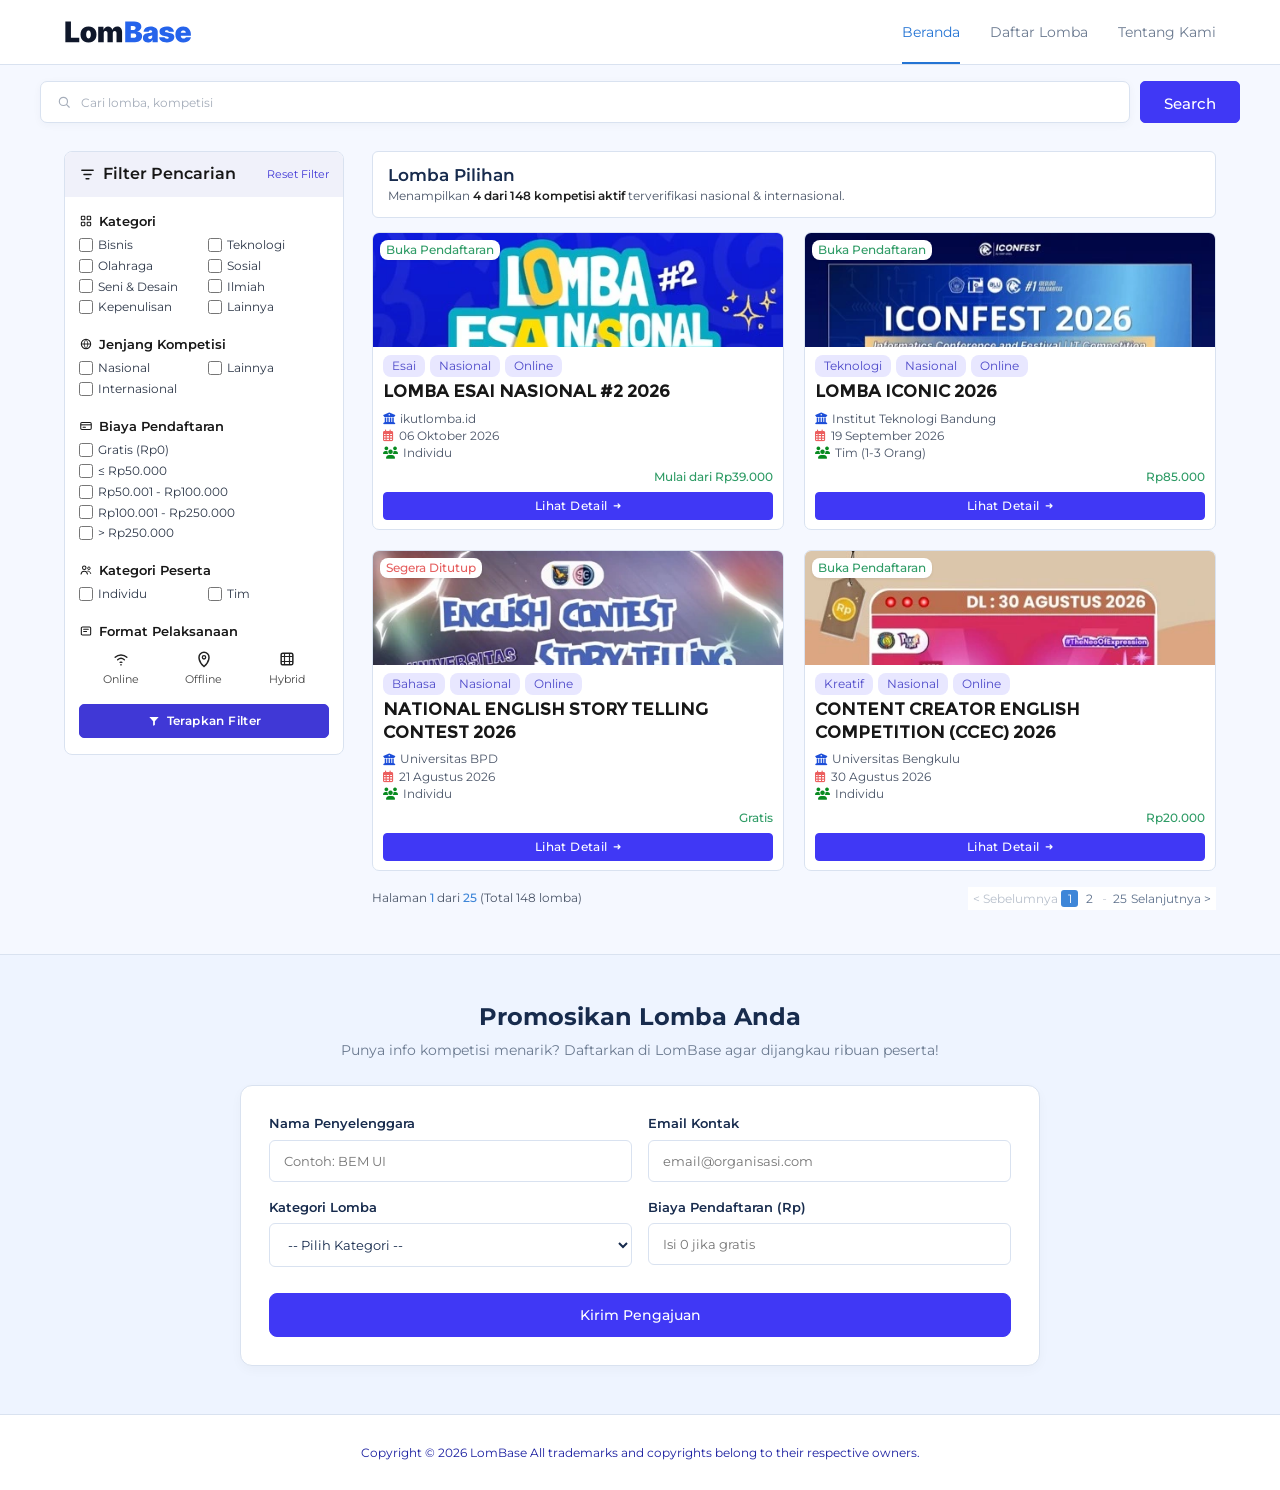
<file: index.html>
<!DOCTYPE html>
<html lang="id">

<head>
    <meta charset="UTF-8">
    <meta name="viewport" content="width=device-width, initial-scale=1.0">
    <title>LomBase - Temukan dan ikuti berbagai lomba pilihanmu</title>
    <meta name="description" content="LomBase adalah platform terpercaya untuk menemukan dan mengikuti lomba, kompetisi, serta ajang nasional dan internasional terbaik di Indonesia.">

    <!-- Preconnect to CDN -->
    <link rel="preconnect" href="https://cdnjs.cloudflare.com" crossorigin>

    <!-- Preload LCP image (card pertama yang terlihat) -->
    <link rel="preload" as="image" href="assets/LOMBA-ESAI.webp" fetchpriority="high">

    <!-- Preload custom font -->
    <link rel="preload" as="font" href="assets/font/Montserrat-VariableFont_wght.ttf" type="font/truetype" crossorigin>

    <link rel="stylesheet" href="style.css">

    <!-- Font Awesome loaded non-render-blocking -->
    <link rel="preload" as="style" href="https://cdnjs.cloudflare.com/ajax/libs/font-awesome/6.5.2/css/all.min.css" onload="this.onload=null;this.rel='stylesheet'">
    <noscript><link rel="stylesheet" href="https://cdnjs.cloudflare.com/ajax/libs/font-awesome/6.5.2/css/all.min.css"></noscript>

    <script src="script.js" defer></script>
</head>

<body>

    <!-- ==============================
         HEADER
    =============================== -->

    <header class="header">

        <nav class="navbar navbar--index">

            <!-- LOGO -->
            <a href="index.html" class="navbar__logo">
                <img
                    src="assets/Logo-LomBase.svg"
                    alt="Logo LomBase"
                    width="120"
                    height="34"
                >
            </a>

            <!-- TOMBOL HAMBURGER -->
            <button class="hamburger-btn" id="hamburger-btn" aria-label="Buka Menu">
                <i class="fa-solid fa-bars"></i>
            </button>

            <!-- MENU -->
            <ul class="navbar__menu">

                <li>
                    <a
                        href="index.html"
                        class="navbar__link navbar__link--active"
                    >
                        Beranda
                    </a>
                </li>

                <li>
                    <a
                        href="#katalog"
                        class="navbar__link"
                    >
                        Daftar Lomba
                    </a>
                </li>

                <li>
                    <a
                        href="#tentang"
                        class="navbar__link"
                    >
                        Tentang Kami
                    </a>
                </li>

            </ul>

        </nav>

    </header>



    <!-- ==============================
         MAIN
    =============================== -->

    <main class="main-page">

        <section class="search-section">
            <form class="search-bar">

                <div class="search-bar__input">

                    <span class="search-bar__icon" aria-hidden="true">
                        <svg
                            viewBox="0 0 24 24"
                            width="18"
                            height="18"
                            fill="none"
                            stroke="currentColor"
                            stroke-width="2"
                            stroke-linecap="round"
                            stroke-linejoin="round"
                        >
                            <circle cx="11" cy="11" r="7"></circle>
                            <line x1="16.5" y1="16.5" x2="21" y2="21"></line>
                        </svg>
                    </span>

                    <input
                        type="search"
                        placeholder="Cari lomba, kompetisi"
                        aria-label="Cari lomba, kompetisi"
                    >

                </div>

                <button type="submit" class="btn">
                    Search
                </button>

            </form>
        </section>

        <!-- ==============================
             KATALOG LOMBA
        =============================== -->

        <section
            class="catalog"
            id="katalog"
        >

            <!-- ==============================
                 DESKTOP LAYOUT
            =============================== -->

            <div class="catalog__layout">


                <!-- ==============================
                     FILTER BOX
                =============================== -->

                <aside class="filter-box">

                    <!-- tombol mobile -->
                    <button
                        type="button"
                        class="mobile-filter__button"
                        id="filterToggle"
                        aria-expanded="false"
                    >
                        <span class="mobile-filter__icon">
                            <svg viewBox="0 0 24 24" fill="none">
                                    <path d="M4 6h16M7 12h10M10 18h4"
                                        stroke="currentColor"
                                        stroke-width="2"
                                        stroke-linecap="round"/>
                            </svg>
                        </span>
                        <span class="mobile-filter__title">
                            Filter Pencarian
                        </span>
                        <span class="mobile-filter__arrow">▼</span>
                    </button>

                    <!-- HEADER FILTER -->
                    <div class="filter-box__header">

                        <h2>
                            <span class="filter-box__header-icon" aria-hidden="true">
                                <svg viewBox="0 0 24 24" fill="none">
                                    <path d="M4 6h16M7 12h10M10 18h4"
                                        stroke="currentColor"
                                        stroke-width="2"
                                        stroke-linecap="round"/>
                                </svg>
                            </span>
                            Filter Pencarian
                        </h2>

                        <button
                            type="button"
                            class="filter-box__reset"
                        >
                            Reset Filter
                        </button>

                    </div>


                    <!-- KATEGORI -->
                    <div class="filter-group">

                        <h3>
                            <span class="filter-group__icon" aria-hidden="true">
                                <svg viewBox="0 0 24 24" fill="none">
                                    <rect x="4" y="4" width="6" height="6" rx="1"
                                        stroke="currentColor" stroke-width="1.8"/>
                                    <rect x="14" y="4" width="6" height="6" rx="1"
                                        stroke="currentColor" stroke-width="1.8"/>
                                    <rect x="4" y="14" width="6" height="6" rx="1"
                                        stroke="currentColor" stroke-width="1.8"/>
                                    <rect x="14" y="14" width="6" height="6" rx="1"
                                        stroke="currentColor" stroke-width="1.8"/>
                                </svg>
                            </span>
                            Kategori
                        </h3>

                        <div class="filter-options filter-options--two-column">

                            <label class="filter-checkbox">
                                <input type="checkbox" name="kategori" value="bisnis">
                                <span>Bisnis</span>
                            </label>

                            <label class="filter-checkbox">
                                <input type="checkbox" name="kategori" value="teknologi">
                                <span>Teknologi</span>
                            </label>

                            <label class="filter-checkbox">
                                <input type="checkbox" name="kategori" value="olahraga">
                                <span>Olahraga</span>
                            </label>

                            <label class="filter-checkbox">
                                <input type="checkbox" name="kategori" value="sosial">
                                <span>Sosial</span>
                            </label>

                            <label class="filter-checkbox">
                                <input type="checkbox" name="kategori" value="seni-desain">
                                <span>Seni &amp; Desain</span>
                            </label>

                            <label class="filter-checkbox">
                                <input type="checkbox" name="kategori" value="ilmiah">
                                <span>Ilmiah</span>
                            </label>

                            <label class="filter-checkbox">
                                <input type="checkbox" name="kategori" value="kepenulisan">
                                <span>Kepenulisan</span>
                            </label>

                            <label class="filter-checkbox">
                                <input type="checkbox" name="kategori" value="lainnya">
                                <span>Lainnya</span>
                            </label>

                        </div>

                    </div>


                    <!-- JENJANG KOMPETISI -->
                    <div class="filter-group">

                        <h3>
                            <span class="filter-group__icon" aria-hidden="true">
                                <svg viewBox="0 0 24 24" fill="none">
                                    <circle cx="12" cy="12" r="8"
                                            stroke="currentColor" stroke-width="1.8"/>
                                    <path d="M4 12h16M12 4c2 2.2 3 5 3 8s-1 5.8-3 8
                                            M12 4c-2 2.2-3 5-3 8s1 5.8 3 8"
                                        stroke="currentColor"
                                        stroke-width="1.5"
                                        stroke-linecap="round"/>
                                </svg>
                            </span>
                            Jenjang Kompetisi
                        </h3>

                        <div class="filter-options filter-options--two-column">

                            <label class="filter-checkbox">
                                <input type="checkbox" name="tingkat" value="nasional">
                                <span>Nasional</span>
                            </label>

                            <label class="filter-checkbox">
                                <input type="checkbox" name="tingkat" value="lainnya">
                                <span>Lainnya</span>
                            </label>

                            <label class="filter-checkbox">
                                <input type="checkbox" name="tingkat" value="internasional">
                                <span>Internasional</span>
                            </label>

                        </div>

                    </div>


                    <!-- BIAYA PENDAFTARAN -->
                    <div class="filter-group">

                        <h3>
                            <span class="filter-group__icon" aria-hidden="true">
                                <svg viewBox="0 0 24 24" fill="none">
                                    <rect x="3" y="6" width="18" height="12" rx="2"
                                        stroke="currentColor" stroke-width="1.8"/>
                                    <path d="M3 10h18"
                                        stroke="currentColor"
                                        stroke-width="1.8"/>
                                    <path d="M7 14h4"
                                        stroke="currentColor"
                                        stroke-width="1.8"
                                        stroke-linecap="round"/>
                                </svg>
                            </span>
                            Biaya Pendaftaran
                        </h3>

                        <div class="filter-options">

                            <label class="filter-checkbox">
                                <input type="checkbox" name="biaya" value="gratis">
                                <span>Gratis (Rp0)</span>
                            </label>

                            <label class="filter-checkbox">
                                <input type="checkbox" name="biaya" value="dibawah-50">
                                <span>≤ Rp50.000</span>
                            </label>

                            <label class="filter-checkbox">
                                <input type="checkbox" name="biaya" value="50-100">
                                <span>Rp50.001 - Rp100.000</span>
                            </label>

                            <label class="filter-checkbox">
                                <input type="checkbox" name="biaya" value="100-250">
                                <span>Rp100.001 - Rp250.000</span>
                            </label>

                            <label class="filter-checkbox">
                                <input type="checkbox" name="biaya" value="diatas-250">
                                <span>&gt; Rp250.000</span>
                            </label>

                        </div>

                    </div>


                    <!-- KATEGORI PESERTA -->
                    <div class="filter-group">

                        <h3>
                            <span class="filter-group__icon" aria-hidden="true">
                                <svg viewBox="0 0 24 24" fill="none">
                                    <circle cx="9" cy="8" r="3"
                                            stroke="currentColor" stroke-width="1.8"/>
                                    <path d="M3.5 19c.5-3 2.5-5 5.5-5s5 2 5.5 5"
                                        stroke="currentColor"
                                        stroke-width="1.8"
                                        stroke-linecap="round"/>
                                    <circle cx="17" cy="9" r="2.2"
                                            stroke="currentColor" stroke-width="1.6"/>
                                    <path d="M15 14c2.5-.3 4.5 1.3 5 4"
                                        stroke="currentColor"
                                        stroke-width="1.6"
                                        stroke-linecap="round"/>
                                </svg>
                            </span>
                            Kategori Peserta
                        </h3>

                        <div class="filter-options filter-options--two-column">

                            <label class="filter-checkbox">
                                <input type="checkbox" name="peserta" value="individu">
                                <span>Individu</span>
                            </label>

                            <label class="filter-checkbox">
                                <input type="checkbox" name="peserta" value="tim">
                                <span>Tim</span>
                            </label>

                        </div>

                    </div>


                    <!-- FORMAT PELAKSANAAN -->
                    <div class="filter-group filter-group--format">

                        <h3>
                            <span class="filter-group__icon" aria-hidden="true">
                                <svg viewBox="0 0 24 24" fill="none">
                                    <rect x="4" y="5" width="16" height="14" rx="2"
                                        stroke="currentColor" stroke-width="1.8"/>
                                    <path d="M8 9h8M8 13h5"
                                        stroke="currentColor"
                                        stroke-width="1.8"
                                        stroke-linecap="round"/>
                                </svg>
                            </span>
                            Format Pelaksanaan
                        </h3>

                        <div class="format-options">

                            <label class="format-option">

                                <input
                                    type="checkbox"
                                    name="format"
                                    value="online"
                                >

                            <span class="format-option__icon">
                                    <svg viewBox="0 0 24 24" fill="none">
                                        <path d="M5 10a10 10 0 0 1 14 0"
                                            stroke="currentColor"
                                            stroke-width="1.7"
                                            stroke-linecap="round"/>
                                        <path d="M8 13a6 6 0 0 1 8 0"
                                            stroke="currentColor"
                                            stroke-width="1.7"
                                            stroke-linecap="round"/>
                                        <path d="M11 16a2 2 0 0 1 2 0"
                                            stroke="currentColor"
                                            stroke-width="1.7"
                                            stroke-linecap="round"/>
                                        <circle cx="12" cy="19" r="1"
                                                fill="currentColor"/>
                                    </svg>
                                </span>

                                <span class="format-option__text">
                                    Online
                                </span>

                            </label>


                            <label class="format-option">

                                <input
                                    type="checkbox"
                                    name="format"
                                    value="offline"
                                >

                                <span class="format-option__icon">
                                    <svg viewBox="0 0 24 24" fill="none">
                                        <path d="M12 21s6-5.1 6-11a6 6 0 1 0-12 0c0 5.9 6 11 6 11Z"
                                            stroke="currentColor"
                                            stroke-width="1.8"/>
                                        <circle cx="12" cy="10" r="2"
                                                stroke="currentColor"
                                                stroke-width="1.6"/>
                                    </svg>
                                </span>

                                <span class="format-option__text">
                                    Offline
                                </span>

                            </label>


                            <label class="format-option">

                                <input
                                    type="checkbox"
                                    name="format"
                                    value="hybrid"
                                >

                                <span class="format-option__icon">
                                    <svg viewBox="0 0 24 24" fill="none">
                                        <rect x="5" y="5" width="14" height="14" rx="2"
                                            stroke="currentColor"
                                            stroke-width="1.8"/>
                                        <path d="M9 5v14M15 5v14M5 9h14M5 15h14"
                                            stroke="currentColor"
                                            stroke-width="1.4"/>
                                    </svg>
                                </span>

                                <span class="format-option__text">
                                    Hybrid
                                </span>

                            </label>

                        </div>

                    </div>


                    <!-- TERAPKAN FILTER -->
                    <button
                    type="button"
                    class="btn filter-box__apply"
                    >
                        <svg
                            class="filter-box__apply-icon"
                            viewBox="0 0 24 24"
                            fill="none"
                            aria-hidden="true"
                        >
                            <path
                                d="M4 5h16l-6.5 7.5V19l-3 1v-7.5L4 5Z"
                                fill="currentColor"
                            />
                        </svg>

                        Terapkan Filter 
                    </button>

                </aside>



                <!-- ==============================
                     KATALOG
                =============================== -->

                <section class="lomba-catalog">

                    <!-- HEADER KATALOG -->
                    <div class="lomba-catalog__intro">

                        <h2>Lomba Pilihan</h2>

                        <p>
                            Menampilkan
                            <strong>4 dari 148 kompetisi aktif</strong>
                            terverifikasi nasional &amp; internasional.
                        </p>

                    </div>


                    <!-- GRID LOMBA -->
                    <div class="lomba-grid">


                        <!-- CARD 1 -->
                        <article class="lomba-card">

                            <div class="lomba-card__image">

                                <img
                                    src="assets/LOMBA-ESAI.webp"
                                    alt="Poster LOMBA ESAI NASIONAL #2 2026"
                                    width="480"
                                    height="600"
                                    fetchpriority="high"
                                    loading="eager"
                                >

                                <span class="lomba-card__status lomba-card__status--open">
                                    Buka Pendaftaran
                                </span>

                            </div>


                            <div class="lomba-card__content">

                                <div class="lomba-card__tags">

                                    <span class="tag">Esai</span>
                                    <span class="tag">Nasional</span>
                                    <span class="tag">Online</span>

                                </div>

                                <h3>
                                    LOMBA ESAI NASIONAL #2 2026
                                </h3>

                                <div class="lomba-card__details">

                                    <p>
                                        <i class="fa-solid fa-building-columns" aria-hidden="true"></i>
                                        ikutlomba.id
                                    </p>

                                    <p>
                                        <i class="fa-regular fa-calendar-days" aria-hidden="true"></i>
                                        06 Oktober 2026
                                    </p>

                                    <p>
                                        <i class="fa-solid fa-users" aria-hidden="true"></i>
                                        Individu
                                    </p>

                                </div>

                                <div class="lomba-card__bottom">

                                    <span class="lomba-card__price">
                                        Mulai dari Rp39.000
                                    </span>

                                </div>

                                <a
                                    href="detail.html"
                                    class="lomba-card__button"
                                >
                                    Lihat Detail
                                    <span aria-hidden="true">➜</span>
                                </a>

                            </div>

                        </article>

                        <!-- CARD 2 -->
                        <article class="lomba-card">

                            <div class="lomba-card__image">

                                <img
                                    src="assets/LOMBA-ICONFEST.webp"
                                    alt="Poster LOMBA ICONIC 2026"
                                    width="480"
                                    height="640"
                                    loading="lazy"
                                    decoding="async"
                                >

                                <span class="lomba-card__status lomba-card__status--open">
                                    Buka Pendaftaran
                                </span>

                            </div>


                            <div class="lomba-card__content">

                                <div class="lomba-card__tags">

                                    <span class="tag">Teknologi</span>
                                    <span class="tag">Nasional</span>
                                    <span class="tag">Online</span>

                                </div>


                                <h3>
                                    LOMBA ICONIC 2026
                                </h3>


                                <div class="lomba-card__details">

                                    <p>
                                        <i class="fa-solid fa-building-columns" aria-hidden="true"></i>
                                        Institut Teknologi Bandung
                                    </p>

                                    <p>
                                        <i class="fa-regular fa-calendar-days" aria-hidden="true"></i>
                                        19 September 2026
                                    </p>

                                    <p>
                                        <i class="fa-solid fa-users" aria-hidden="true"></i>
                                        Tim (1-3 Orang)
                                    </p>

                                </div>


                                <div class="lomba-card__bottom">

                                    <span class="lomba-card__price">
                                        Rp85.000
                                    </span>

                                </div>


                                <a
                                    href="#"
                                    class="lomba-card__button"
                                >
                                    Lihat Detail
                                    <span aria-hidden="true">➜</span>
                                </a>

                            </div>

                        </article>

                        <!-- CARD 3 -->
                        <article class="lomba-card">

                            <div class="lomba-card__image">

                                <img
                                    src="assets/NATIONAL-ENGLISH-STORY-TELLING-CONTEST-2026.webp"
                                    alt="Poster NATIONAL ENGLISH STORY TELLING CONTEST 2026"
                                    width="480"
                                    height="600"
                                    loading="lazy"
                                    decoding="async"
                                >

                                <span class="lomba-card__status lomba-card__status--closed">
                                    Segera Ditutup
                                </span>

                            </div>


                            <div class="lomba-card__content">

                                <div class="lomba-card__tags">

                                    <span class="tag">Bahasa</span>
                                    <span class="tag">Nasional</span>
                                    <span class="tag">Online</span>

                                </div>


                                <h3>
                                    NATIONAL ENGLISH STORY TELLING CONTEST 2026  
                                </h3>


                                <div class="lomba-card__details">

                                    <p>
                                        <i class="fa-solid fa-building-columns" aria-hidden="true"></i>
                                        Universitas BPD 
                                    </p>

                                    <p>
                                        <i class="fa-regular fa-calendar-days" aria-hidden="true"></i>
                                        21 Agustus 2026 
                                    </p>

                                    <p>
                                        <i class="fa-solid fa-users" aria-hidden="true"></i>
                                        Individu
                                    </p>

                                </div>


                                <div class="lomba-card__bottom">

                                    <span class="lomba-card__price">
                                        Gratis
                                    </span>

                                </div>


                                <a
                                    href="#"
                                    class="lomba-card__button"
                                >
                                    Lihat Detail
                                    <span aria-hidden="true">➜</span>
                                </a>

                            </div>

                        </article>


                        <!-- CARD 4 -->
                        <article class="lomba-card">

                            <div class="lomba-card__image">

                                <img
                                    src="assets/CONTENT-CREATOR-ENGLISH-COMPETITION-(CCEC)-2026.webp"
                                    alt="Poster CONTENT CREATOR ENGLISH COMPETITION (CCEC) 2026"
                                    width="480"
                                    height="600"
                                    loading="lazy"
                                    decoding="async"
                                >

                                <span class="lomba-card__status lomba-card__status--open">
                                    Buka Pendaftaran
                                </span>

                            </div>


                            <div class="lomba-card__content">

                                <div class="lomba-card__tags">

                                    <span class="tag">Kreatif</span>
                                    <span class="tag">Nasional</span>
                                    <span class="tag">Online</span>

                                </div>


                                <h3>
                                    CONTENT CREATOR ENGLISH COMPETITION (CCEC) 2026 
                                </h3>


                                <div class="lomba-card__details">

                                    <p>
                                        <i class="fa-solid fa-building-columns" aria-hidden="true"></i>
                                        Universitas Bengkulu
                                    </p>

                                    <p>
                                        <i class="fa-regular fa-calendar-days" aria-hidden="true"></i>
                                        30 Agustus 2026
                                    </p>

                                    <p>
                                        <i class="fa-solid fa-users" aria-hidden="true"></i>
                                        Individu
                                    </p>

                                </div>


                                <div class="lomba-card__bottom">

                                    <span class="lomba-card__price">
                                        Rp20.000
                                    </span>

                                </div>


                                <a
                                    href="#"
                                    class="lomba-card__button"
                                >
                                    Lihat Detail
                                    <span aria-hidden="true">➜</span>
                                </a>

                            </div>

                        </article>

                    </div>


                    <!-- PAGINATION -->
                    <div class="lomba-pagination">

                        <span class="lomba-pagination__info">
                            Halaman <strong>1</strong> dari <strong>25</strong>
                            (Total 148 lomba)
                        </span>


                        <div class="lomba-pagination__pages">

                            <button
                                type="button"
                                class="lomba-pagination__prev"
                                disabled
                            >
                                &lt; Sebelumnya
                            </button>

                            <button
                                type="button"
                                class="lomba-pagination__page lomba-pagination__page--active"
                            >
                                1
                            </button>

                            <button
                                type="button"
                                class="lomba-pagination__page"
                            >
                                2
                            </button>

                            <span>...</span>

                            <button
                                type="button"
                                class="lomba-pagination__page"
                            >
                                25
                            </button>

                            <button
                                type="button"
                                class="lomba-pagination__next"
                            >
                                Selanjutnya &gt;
                            </button>

                        </div>

                    </div>

                </section>

            </div>

        </section>

    </main>

    <!-- ==============================
         FORM PROMOSI LOMBA 
    =============================== -->
    <section class="footer-form-section" id="form-promosi-section">
        <div class="footer-form__inner">
            <div class="footer-form__text">
                <h2>Promosikan Lomba Anda</h2>
                <p>Punya info kompetisi menarik? Daftarkan di LomBase agar dijangkau ribuan peserta!</p>
            </div>
            
            <!-- Tempat pesan sukses dari JavaScript -->
            <div id="pesan-sukses" class="pesan-sukses" style="display: none;">
                <i class="fa-solid fa-circle-check"></i> Pengajuan berhasil dikirim! Tim kami akan segera meninjaunya.
            </div>

            <!-- Tambahkan novalidate agar JS mengambil alih validasi -->
            <form id="form-promosi" class="footer-form" novalidate>
                <div class="form-row">
                    <!-- Input 1: Teks -->
                    <div class="form-group">
                        <label for="namaOrganisasi">Nama Penyelenggara</label>
                        <input type="text" id="namaOrganisasi" name="namaOrganisasi" required minlength="3" placeholder="Contoh: BEM UI">
                        <small id="error-namaOrganisasi" class="pesan-error"></small>
                    </div>

                    <!-- Input 2: Email -->
                    <div class="form-group">
                        <label for="emailKontak">Email Kontak</label>
                        <input type="email" id="emailKontak" name="emailKontak" required placeholder="email@organisasi.com">
                        <small id="error-emailKontak" class="pesan-error"></small>
                    </div>
                </div>

                <div class="form-row">
                    <!-- Input 3: Select (Kategori) -->
                    <div class="form-group">
                        <label for="kategoriLomba">Kategori Lomba</label>
                        <select id="kategoriLomba" name="kategoriLomba" required>
                            <option value="">-- Pilih Kategori --</option>
                            <option value="Bisnis">Bisnis</option>
                            <option value="Teknologi">Teknologi</option>
                            <option value="Olahraga">Olahraga</option>
                            <option value="Sosial">Sosial</option>
                            <option value="Seni & Desain">Seni & Desain</option>
                            <option value="Ilmiah">Ilmiah</option>
                            <option value="Kepenulisan">Kepenulisan</option>
                            <option value="Lainnya">Lainnya</option>
                        </select>
                        <small id="error-kategoriLomba" class="pesan-error"></small>
                    </div>

                    <!-- Input 4: Angka (Biaya) -->
                    <div class="form-group">
                        <label for="biayaDaftar">Biaya Pendaftaran (Rp)</label>
                        <input type="text" id="biayaDaftar" name="biayaDaftar" required min="numeric" placeholder="Isi 0 jika gratis">
                        <small id="error-biayaDaftar" class="pesan-error"></small>
                    </div>
                </div>

                <button type="submit" class="btn btn-submit">Kirim Pengajuan</button>
            </form>
        </div>
    </section>

    <!-- ==============================
         FOOTER
    =============================== -->

    <footer class="footer">

        <div class="footer__bottom">

            <p>
                Copyright © 2026 LomBase All trademarks and copyrights belong to their respective owners.
            </p>

        </div>

    </footer>

</body>

</html>
</file>
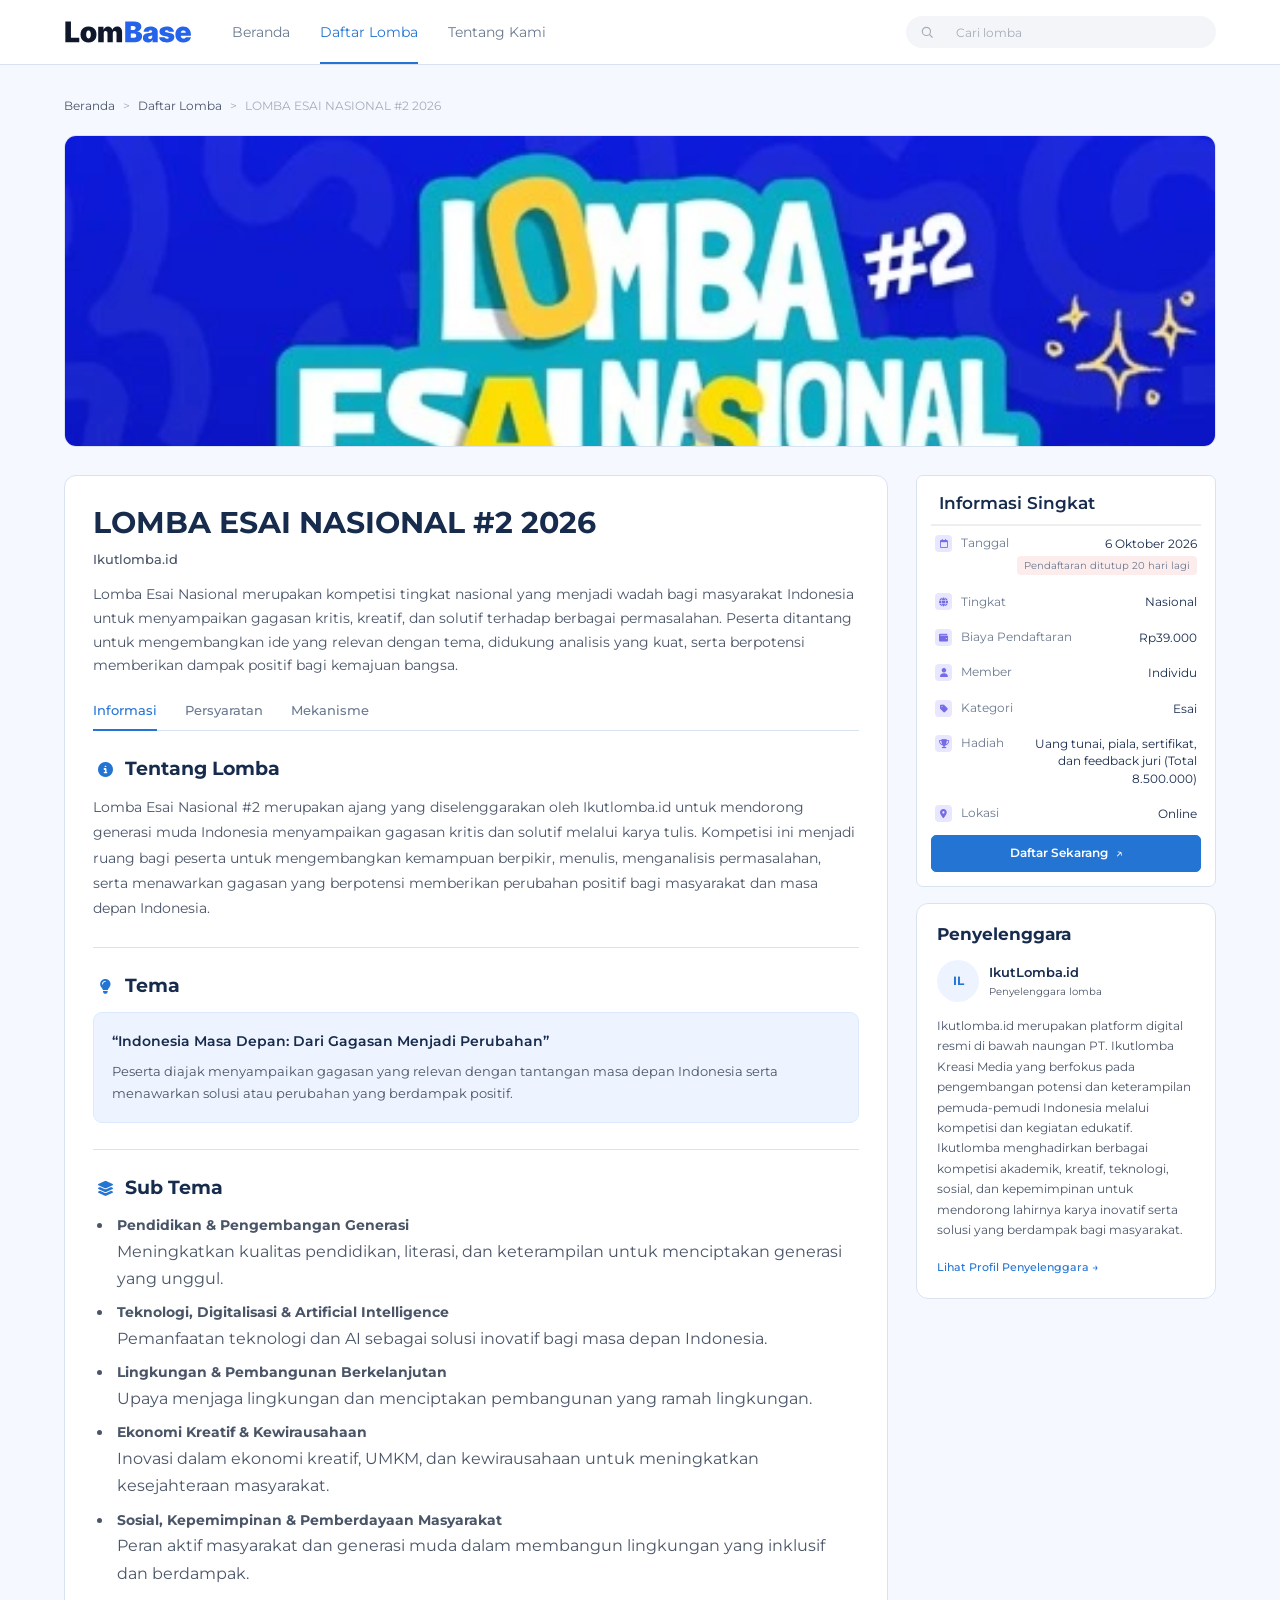
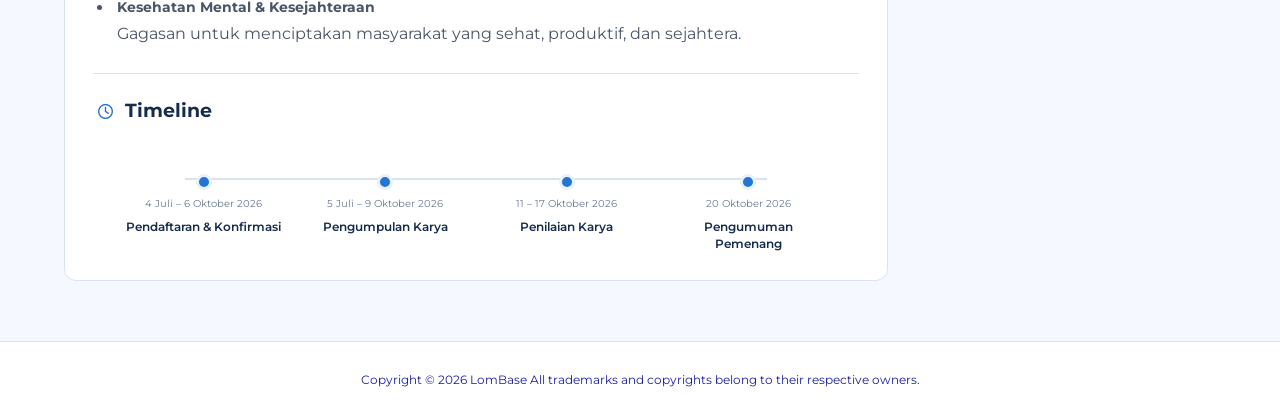
<file: detail.html>
<!DOCTYPE html>
<html lang="id">

<head>
    <meta charset="UTF-8">
    <meta name="viewport" content="width=device-width, initial-scale=1.0">
    <title>Detail Lomba | LomBase</title>
    <meta name="description" content="Lihat detail lengkap lomba, syarat, mekanisme, timeline, dan informasi pendaftaran di LomBase.">

    <!-- Preconnect to CDN -->
    <link rel="preconnect" href="https://cdnjs.cloudflare.com" crossorigin>

    <!-- Preload LCP hero image -->
    <link rel="preload" as="image" href="assets/LOMBA-ESAI.webp" fetchpriority="high">

    <!-- Preload custom font -->
    <link rel="preload" as="font" href="assets/font/Montserrat-VariableFont_wght.ttf" type="font/truetype" crossorigin>

    <link rel="stylesheet" href="style.css">

    <!-- Font Awesome loaded non-render-blocking -->
    <link rel="preload" as="style" href="https://cdnjs.cloudflare.com/ajax/libs/font-awesome/6.5.2/css/all.min.css" onload="this.onload=null;this.rel='stylesheet'">
    <noscript><link rel="stylesheet" href="https://cdnjs.cloudflare.com/ajax/libs/font-awesome/6.5.2/css/all.min.css"></noscript>

    <script src="script.js" defer></script>
</head>

<body>

    <!-- =========================
         HEADER / NAVBAR
    ========================== -->

    <header class="header">

        <nav class="navbar navbar--detail">

            <!-- Logo -->
            <a href="index.html" class="navbar__logo">
                <img
                    src="assets/Logo-LomBase.svg"
                    alt="LomBase"
                    width="120"
                    height="34"
                >
            </a>

            <!-- TOMBOL HAMBURGER -->
            <button class="hamburger-btn" id="hamburger-btn" aria-label="Buka Menu">
                <i class="fa-solid fa-bars"></i>
            </button>

            <!-- Menu -->
            <ul class="navbar__menu">

                <li>
                    <a href="index.html" class="navbar__link">
                        Beranda
                    </a>
                </li>

                <li>
                    <a
                        href="index.html#katalog"
                        class="navbar__link navbar__link--active"
                    >
                        Daftar Lomba
                    </a>
                </li>

                <li>
                    <a href="tentangkami.html" class="navbar__link">
                        Tentang Kami
                    </a>
                </li>

            </ul>

            <!-- Search -->
            <form class="navbar__search">

                <span class="search-bar__icon" aria-hidden="true">
                        <svg
                            viewBox="0 0 24 24"
                            width="18"
                            height="18"
                            fill="none"
                            stroke="currentColor"
                            stroke-width="2"
                            stroke-linecap="round"
                            stroke-linejoin="round"
                        >
                            <circle cx="11" cy="11" r="7"></circle>
                            <line x1="16.5" y1="16.5" x2="21" y2="21"></line>
                        </svg>
                </span>

                <input
                    type="search"
                    placeholder="Cari lomba"
                    aria-label="Cari lomba"
                >


            </form>

        </nav>

    </header>


    <!-- =========================
         MAIN
    ========================== -->

    <main class="detail-page">

        <!-- =========================
             BREADCRUMB
        ========================== -->

        <nav class="breadcrumb" aria-label="Breadcrumb">

            <a href="index.html">
                Beranda
            </a>

            <span>></span>

            <a href="index.html">
                Daftar Lomba
            </a>

            <span>></span>

            <span>
                LOMBA ESAI NASIONAL #2 2026 
            </span>

        </nav>


        <!-- =========================
             POSTER / BANNER
        ========================== -->

        <section class="detail-hero">

            <img
                src="assets/LOMBA-ESAI.webp"
                alt="Poster Lomba Esai Nasional #2 2026"
                class="detail-hero__image"
                width="1200"
                height="600"
                fetchpriority="high"
                loading="eager"
            >

        </section>


        <!-- =========================
             DETAIL LAYOUT
        ========================== -->

        <div class="detail-layout">


            <!-- =========================
                 KONTEN UTAMA KIRI
            ========================== -->

            <section class="detail-content">


                <!-- HEADER LOMBA -->

                <header class="detail-header">

                    <h1>
                        LOMBA ESAI NASIONAL #2 2026 
                    </h1>

                    <p class="detail-header__organizer">
                        Ikutlomba.id
                    </p>

                    <p class="detail-header__description">
                        Lomba Esai Nasional merupakan kompetisi tingkat nasional 
                        yang menjadi wadah bagi masyarakat Indonesia untuk menyampaikan 
                        gagasan kritis, kreatif, dan solutif terhadap berbagai permasalahan. 
                        Peserta ditantang untuk mengembangkan ide yang relevan dengan tema, 
                        didukung analisis yang kuat, serta berpotensi memberikan dampak positif 
                        bagi kemajuan bangsa.
                    </p>

                </header>


                <!-- =========================
                     TAB NAVIGATION
                ========================== -->

                <nav
                    class="detail-tabs"
                    aria-label="Informasi lomba"
                >

                    <button
                        type="button"
                        class="detail-tabs__link detail-tabs__link--active"
                        data-tab="informasi"
                    >
                        Informasi
                    </button>

                    <button
                        type="button"
                        class="detail-tabs__link"
                        data-tab="persyaratan"
                    >
                        Persyaratan
                    </button>

                    <button
                        type="button"
                        class="detail-tabs__link"
                        data-tab="mekanisme"
                    >
                        Mekanisme
                    </button>

                </nav>


                <!-- =========================
                     TAB INFORMASI
                ========================== -->

                <article
                    class="tab-content tab-content--active"
                    id="informasi"
                >

                    <section class="detail-section">

                        <h2>
                            <span class="section-icon">
                                <i class="fa-solid fa-circle-info"></i>
                            </span>
                            Tentang Lomba
                        </h2>

                        <p>
                            Lomba Esai Nasional #2 merupakan ajang yang 
                            diselenggarakan oleh Ikutlomba.id untuk mendorong 
                            generasi muda Indonesia menyampaikan gagasan kritis
                            dan solutif melalui karya tulis. Kompetisi ini menjadi 
                            ruang bagi peserta untuk mengembangkan kemampuan berpikir, 
                            menulis, menganalisis permasalahan, serta menawarkan 
                            gagasan yang berpotensi memberikan perubahan positif 
                            bagi masyarakat dan masa depan Indonesia. 
                        </p>

                    </section>


                    <section class="detail-section">

                        <h2>
                            <span class="section-icon">
                                <i class="fa-solid fa-lightbulb"></i>
                            </span>                            Tema
                        </h2>

                        <div class="highlight-box">

                            <strong>
                                “Indonesia Masa Depan: Dari Gagasan Menjadi Perubahan”
                            </strong>

                            <p>
                                Peserta diajak menyampaikan gagasan yang relevan dengan 
                                tantangan masa depan Indonesia serta menawarkan solusi 
                                atau perubahan yang berdampak positif.
                            </p>

                        </div>

                    </section>


                    <section class="detail-section">

                        <h2>
                            <span class="section-icon">
                                <i class="fa-solid fa-layer-group"></i>
                            </span>                            
                            Sub Tema
                        </h2>

                        <ul class="detail-list">

                            <li>
                                <strong>
                                Pendidikan & Pengembangan Generasi
                                </strong>

                                <p>
                                    Meningkatkan kualitas pendidikan, literasi, 
                                    dan keterampilan untuk menciptakan generasi 
                                    yang unggul.
                                </p>
                            </li>

                            <li>
                                <strong>
                                Teknologi, Digitalisasi & Artificial Intelligence
                                </strong>

                                <p>
                                    Pemanfaatan teknologi dan AI sebagai solusi 
                                    inovatif bagi masa depan Indonesia.
                                </p>
                            </li>

                            <li>
                                <strong>
                                Lingkungan & Pembangunan Berkelanjutan
                                </strong>

                                <p>
                                    Upaya menjaga lingkungan dan menciptakan 
                                    pembangunan yang ramah lingkungan.
                                </p>
                            </li>

                            <li>
                                <strong>
                                Ekonomi Kreatif & Kewirausahaan
                                </strong>

                                <p>
                                    Inovasi dalam ekonomi kreatif, 
                                    UMKM, dan kewirausahaan untuk meningkatkan 
                                    kesejahteraan masyarakat.
                                </p>
                            </li>

                            <li>
                                <strong>
                                Sosial, Kepemimpinan & Pemberdayaan Masyarakat
                                </strong>

                                <p>
                                    Peran aktif masyarakat dan generasi muda 
                                    dalam membangun lingkungan yang inklusif dan 
                                    berdampak.
                                </p>
                            </li>

                            <li>
                                <strong>
                                Kesehatan Mental & Kesejahteraan
                                </strong>

                                <p>
                                    Gagasan untuk menciptakan masyarakat 
                                    yang sehat, produktif, dan sejahtera.
                                </p>
                            </li>

                        </ul>

                    </section>


                    <section class="detail-section">

                        <h2>
                            <span class="section-icon">
                                <i class="fa-regular fa-clock"></i>
                            </span>
                            Timeline
                        </h2>

                        <div class="timeline">

                            <div class="timeline__item">
                                <span class="timeline__date">
                                    4 Juli – 6 Oktober 2026 
                                </span>
                                <h3>Pendaftaran & Konfirmasi</h3>
                            </div>

                            <div class="timeline__item">
                                <span class="timeline__date">
                                    5 Juli – 9 Oktober 2026 
                                </span>
                                <h3>Pengumpulan Karya</h3>
                            </div>

                            <div class="timeline__item">
                                <span class="timeline__date">
                                    11 – 17 Oktober 2026 
                                </span>
                                <h3>Penilaian Karya</h3>
                            </div>

                            <div class="timeline__item">
                                <span class="timeline__date">
                                    20 Oktober 2026 
                                </span>
                                <h3>Pengumuman Pemenang</h3>
                            </div>

                        </div>

                    </section>

                </article>


                <!-- =========================
                     TAB PERSYARATAN
                ========================== -->

                <article
                    class="tab-content"
                    id="persyaratan"
                >

                    <section class="detail-section">

                        <h2>
                            <span class="section-icon">
                                <i class="fa-solid fa-clipboard-list"></i>
                            </span>
                            Persyaratan Peserta
                        </h2>


                        <ol class="requirement-list">

                            <li>
                                <span class="requirement-number">1</span>

                                <p>
                                    Peserta merupakan Warga Negara Indonesia (WNI).
                                </p>
                            </li>

                            <li>
                                <span class="requirement-number">2</span>

                                <p>
                                    Kompetisi terbuka untuk semua usia dan 
                                    latar belakang pendidikan.
                                </p>
                            </li>


                            <li>
                                <span class="requirement-number">3</span>

                                <p>
                                    Lomba diikuti secara individu, 
                                    bukan dalam bentuk tim.
                                </p>
                            </li>


                            <li>
                                <span class="requirement-number">4</span>

                                <p>
                                    Karya harus orisinal, tidak mengandung SARA, 
                                    kekerasan, atau pornografi.
                                </p>
                            </li>


                            <li>
                                <span class="requirement-number">5</span>

                                <p>
                                    Karya belum pernah menjadi juara dalam lomba lain. 
                                    Karya yang pernah dilombakan boleh diikutsertakan 
                                    apabila belum pernah menang.
                                </p>
                            </li>


                            <li>
                                <span class="requirement-number">6</span>

                                <p>
                                    Peserta bertanggung jawab atas isi 
                                    dan keaslian karya.
                                </p>
                            </li>

                            <li>
                                <span class="requirement-number">7</span>

                                <p>
                                    Karya harus dikirim sesuai format 
                                    dan batas waktu yang telah ditentukan.
                                </p>
                            </li>

                            <li>
                                <span class="requirement-number">8</span>

                                <p>
                                    Peserta yang melakukan kecurangan 
                                    akan didiskualifikasi.
                                </p>
                            </li>

                            <li>
                                <span class="requirement-number">9</span>

                                <p>
                                    Biaya pendaftaran bersifat 
                                    non-refundable atau tidak dapat dikembalikan.
                                </p>
                            </li>

                            <li>
                                <span class="requirement-number">10</span>

                                <p>
                                    Peserta dianggap telah membaca, memahami, 
                                    dan menyetujui seluruh syarat dan ketentuan 
                                    yang berlaku.
                                </p>
                            </li>

                        </ol>

                    </section>


                    <section class="detail-section">

                        <h2>
                            <span class="section-icon">
                                <i class="fa-solid fa-note-sticky"></i>
                            </span>
                            Catatan
                        </h2>

                        <div class="highlight-box">

                            <ul class="detail-list">

                                <li>
                                    Karya yang dikirim harus merupakan 
                                    karya orisinal peserta.
                                </li>

                                <li>
                                    Karya yang pernah diikutsertakan dalam 
                                    lomba lain diperbolehkan selama belum 
                                    pernah menjadi juara.
                                </li>

                                <li>
                                    Ikutlomba.id berhak mempublikasikan 
                                    karya pemenang dengan mencantumkan nama penulis.
                                </li>

                                <li>
                                    Pemenang tidak dikenakan biaya 
                                    penebusan hadiah maupun biaya pengiriman.
                                </li>

                                <li>
                                    Transparansi nilai akhir dilakukan 
                                    secara terbatas, dan peserta hanya dapat 
                                    melihat hasil penilaian atas karya yang diajukan.
                                </li>

                            </ul>

                        </div>

                    </section>

                </article>


                <!-- =========================
                     TAB MEKANISME
                ========================== -->

                <article
                    class="tab-content"
                    id="mekanisme"
                >

                    <section class="detail-section">

                        <h2>
                            <span class="section-icon">
                                <i class="fa-solid fa-gears"></i>
                            </span>
                            Mekanisme Kompetisi
                        </h2>


                        <div class="mechanism-list">


                            <div class="mechanism-item">

                                <span class="requirement-number">
                                    1
                                </span>

                                <div class="mechanism-item__content">

                                    <div class="mechanism-item__heading">

                                        <h3>
                                            Pendaftaran & Konfirmasi
                                        </h3>

                                        <span>
                                            4 Juli – 6 Oktober 2026
                                        </span>

                                    </div>

                                    <p>
                                        Peserta melakukan pendaftaran melalui situs resmi, 
                                        memilih jumlah esai yang akan diikutsertakan, 
                                        kemudian melakukan pembayaran kontribusi sesuai 
                                        periode pendaftaran. Setelah pembayaran, peserta wajib 
                                        melakukan konfirmasi dengan mengunggah bukti transfer.
                                    </p>

                                </div>

                            </div>


                            <div class="mechanism-item">

                                <span class="requirement-number">
                                    2
                                </span>

                                <div class="mechanism-item__content">

                                    <div class="mechanism-item__heading">

                                        <h3>
                                            Pengumpulan Karya 
                                        </h3>

                                        <span>
                                            5 Juli – 9 Oktober 2026
                                        </span>

                                    </div>

                                    <p>
                                        Peserta mengirimkan karya esai sesuai format 
                                        dan ketentuan yang telah ditentukan. Link pengumpulan 
                                        karya akan diberikan setelah peserta mengisi formulir 
                                        konfirmasi pendaftaran.
                                    </p>

                                </div>

                            </div>


                            <div class="mechanism-item">

                                <span class="requirement-number">
                                    3
                                </span>

                                <div class="mechanism-item__content">

                                    <div class="mechanism-item__heading">

                                        <h3>
                                            Penilaian Karya
                                        </h3>

                                        <span>
                                            11 – 17 Oktober 2026
                                        </span>

                                    </div>

                                    <p>
                                        Seluruh karya akan dinilai oleh dewan juri 
                                        berdasarkan kriteria penilaian yang telah 
                                        ditentukan, meliputi kesesuaian tema, kejelasan 
                                        gagasan, orisinalitas, argumentasi, struktur, 
                                        bahasa, dan dampak tulisan.
                                    </p>

                                </div>

                            </div>


                            <div class="mechanism-item">

                                <span class="requirement-number">
                                    4
                                </span>

                                <div class="mechanism-item__content">

                                    <div class="mechanism-item__heading">

                                        <h3>
                                            Pengumuman Pemenang
                                        </h3>

                                        <span>
                                            20 Oktober 2026
                                        </span>

                                    </div>

                                    <p>
                                        Pengumuman pemenang akan 
                                        disampaikan melalui akun Instagram resmi @ikutlomba.
                                    </p>

                                </div>

                            </div>

                        </div>

                    </section>


                    <section class="detail-section">

                        <h2>
                            <span class="section-icon">
                                <i class="fa-solid fa-circle-check"></i>
                            </span>
                            Ketentuan Tambahan
                        </h2>

                        <div class="highlight-box">

                            <ul class="detail-list">

                                <li>
                                    Esai harus mengikuti format penulisan yang telah ditentukan.
                                </li>

                                <li>
                                    Naskah menggunakan kertas A4, font Times New Roman 12 pt, dan spasi 1,5.
                                </li>

                                <li>
                                    Judul menggunakan Times New Roman 14 pt, bold, dan huruf kapital.
                                </li>

                                <li>
                                    Esai harus memiliki struktur: Pendahuluan, Latar Belakang Masalah, 
                                    Analisis Masalah, Solusi atau Gagasan, Penutup, dan Daftar Pustaka jika ada.
                                </li>

                                <li>
                                    Panjang naskah maksimal 7 halaman, tidak termasuk tabel, lampiran, atau daftar pustaka.
                                </li>

                                <li>
                                    Naskah dikirim dalam format PDF.
                                </li>

                                <li>
                                    Penamaan file: Nama_JudulEsai.
                                </li>

                                <li>
                                    Keputusan dewan juri bersifat final dan tidak dapat diganggu gugat.
                                </li>

                            </ul>

                        </div>

                    </section>

                </article>

            </section>


            <!-- =========================
                 SIDEBAR KANAN
            ========================== -->

            <aside class="detail-sidebar">


                <!-- =========================
                     INFORMASI SINGKAT
                ========================== -->

                <section class="info-card">

                    <h2 class="info-card__title">Informasi Singkat</h2>

                    <div class="info-card__item">
                        <div class="info-card__label">
                            <span class="info-card__icon">
                                <i class="fa-regular fa-calendar"></i>
                            </span>
                            <span>Tanggal</span>
                        </div>

                        <div class="info-card__value info-card__date">
                            <span>6 Oktober 2026 </span>
                            <small>Pendaftaran ditutup 20 hari lagi</small>
                        </div>
                    </div>

                    <div class="info-card__item">
                        <div class="info-card__label">
                            <span class="info-card__icon">
                                <i class="fa-solid fa-globe"></i>
                            </span>
                            <span>Tingkat</span>
                        </div>

                        <span class="info-card__value">Nasional</span>
                    </div>

                    <div class="info-card__item">
                        <div class="info-card__label">
                            <span class="info-card__icon">
                                <i class="fa-solid fa-wallet"></i>
                            </span>
                            <span>Biaya Pendaftaran</span>
                        </div>

                        <span class="info-card__value">Rp39.000</span>
                    </div>

                    <div class="info-card__item">
                        <div class="info-card__label">
                            <span class="info-card__icon">
                                <i class="fa-solid fa-user"></i>
                            </span> 
                            <span>Member</span>
                        </div>

                        <span class="info-card__value">Individu</span>
                    </div>

                    <div class="info-card__item">
                        <div class="info-card__label">
                            <span class="info-card__icon">
                                <i class="fa-solid fa-tag"></i>
                            </span>
                            <span>Kategori</span>
                        </div>

                        <span class="info-card__value">Esai</span>
                    </div>

                    <div class="info-card__item">
                        <div class="info-card__label">
                            <span class="info-card__icon">
                                <i class="fa-solid fa-trophy"></i>
                            </span>
                            <span>Hadiah</span>
                        </div>

                        <span class="info-card__value">Uang tunai, piala, sertifikat, dan feedback juri (Total 8.500.000)</span>
                    </div>

                    <div class="info-card__item info-card__item--location">
                        <div class="info-card__label">
                            <span class="info-card__icon">
                                <i class="fa-solid fa-location-dot"></i>
                            </span>
                            <span>Lokasi</span>
                        </div>

                        <div class="info-card__value">
                            <span>Online</span>
                        </div>
                    </div>

                    <a href="https://www.instagram.com/p/DdVUJn9D5GC/?img_index=1" class="btn info-card__button">
                        Daftar Sekarang
                        <span class="info-card__external">↗</span>
                    </a>

                </section>


                <!-- =========================
                     PENYELENGGARA
                ========================== -->

                <section class="organizer-card">

                    <h2 class="organizer-card__title">
                        Penyelenggara
                    </h2>


                    <div class="organizer-card__profile">

                        <div class="organizer-card__avatar">
                            IL
                        </div>

                        <div>

                            <h3>
                                IkutLomba.id
                            </h3>

                            <p class="muted">
                                Penyelenggara lomba
                            </p>

                        </div>

                    </div>


                    <p class="organizer-card__description">
                        Ikutlomba.id merupakan platform digital resmi 
                        di bawah naungan PT. Ikutlomba Kreasi Media yang 
                        berfokus pada pengembangan potensi dan keterampilan 
                        pemuda-pemudi Indonesia melalui kompetisi dan kegiatan edukatif. 
                        Ikutlomba menghadirkan berbagai kompetisi akademik, kreatif, teknologi, 
                        sosial, dan kepemimpinan untuk mendorong lahirnya karya inovatif 
                        serta solusi yang berdampak bagi masyarakat.
                    </p>


                    <a
                        href="#"
                        class="organizer-card__link"
                    >
                        Lihat Profil Penyelenggara →
                    </a>

                </section>

            </aside>

        </div>

    </main>

    <!-- ==============================
         FOOTER
    =============================== -->

    <footer class="footer">

        <div class="footer__bottom">
        
            <p>
                Copyright © 2026 LomBase All trademarks and copyrights belong to their respective owners.
            </p>

        </div>

    </footer>

</body>

</html>
</file>
<file: style.css>
/* =========================================================
   ROOT / VARIABLES
========================================================= */

:root {
    --bg: #F5F8FF;
    --surface: #FFFFFF;
    --text: #172B4D;
    --muted: #6B7A90;
    --accent: #2474D4;
    --dark: #123B6D;
    --border: #D9E2F0;

    --blue-light: #EEF4FF;
    --blue-soft: #E8F2FF;
    --gray-soft: #F3F5F8;
}


/* =========================================================
   FONTS
========================================================= */

@font-face {
    font-family: "Montserrat";
    src: url("assets/font/Montserrat-VariableFont_wght.ttf") format("truetype");
    font-weight: 100 900;
    font-style: normal;
    font-display: swap;
}

@font-face {
    font-family: "Myanmar Khyay";
    src: url("assets/font/MyanmarKhyay.ttf") format("truetype");
    font-weight: 400;
    font-style: normal;
    font-display: swap;
}


/* =========================================================
   RESET / BASE
========================================================= */

* {
    box-sizing: border-box;
    margin: 0;
    padding: 0;
}

html {
    scroll-behavior: smooth;
}

body {
    background-color: var(--bg);
    color: var(--text);

    font-family: "Montserrat", Arial, sans-serif;
    font-size: 16px;
    line-height: 1.5;
    font-weight: 400;
}

img {
    max-width: 100%;
}

button,
input,
select {
    font-family: inherit;
}

button {
    cursor: pointer;
}

a {
    color: inherit;
}

h1 {
    font-size: 32px;
    font-weight: 700;
    line-height: 1.2;
}

h2 {
    font-size: 24px;
    font-weight: 700;
    line-height: 1.2;
}

h3 {
    font-size: 16px;
    font-weight: 500;
}

p {
    font-size: 16px;
}

.muted,
.tag {
    font-size: 14px;
    color: var(--muted);
}


/* =========================================================
   BUTTON
========================================================= */

.btn {
    display: inline-block;

    padding: 12px 20px;

    background-color: var(--accent);
    border: 1px solid var(--accent);
    border-radius: 8px;

    color: var(--surface);

    font-size: 14px;
    font-weight: 500;

    text-decoration: none;

    transition:
        background-color 0.2s ease,
        border-color 0.2s ease;
}

.btn:hover {
    background-color: var(--dark);
    border-color: var(--dark);
}

.btn-outline {
    background-color: var(--surface);
    border: 1px solid var(--border);
    color: var(--text);
}

.btn-outline:hover {
    background-color: var(--blue-light);
    border-color: var(--accent);
    color: var(--accent);
}

.harga {
    color: var(--accent);
}


/* =========================================================
   HEADER / NAVBAR
========================================================= */

.header {
    width: 100%;

    position: sticky;
    top: 0;
    z-index: 100;

    background-color: var(--surface);
    border-bottom: 1px solid var(--border);
}

.navbar {
    width: 100%;
    max-width: 1200px;
    min-height: 64px;

    margin: 0 auto;
    padding: 0 24px;

    display: flex;
    align-items: center;

    box-sizing: border-box;
}


/* LOGO */

.navbar__logo {
    display: flex;
    align-items: center;

    flex-shrink: 0;

    text-decoration: none;
}

.navbar__logo img {
    display: block;

    width: auto;
    height: 34px;

    object-fit: contain;
    
}


/* MENU */

.navbar__menu {
    display: flex;
    align-items: center;

    gap: 30px;
    margin-left: auto;

    list-style: none;
}

.navbar__link {
    position: relative;

    display: flex;
    align-items: center;

    height: 64px;

    color: var(--muted);

    font-size: 14px;
    font-weight: 400;

    text-decoration: none;

    transition: color 0.2s ease;
}

.navbar__link:hover {
    color: var(--accent);
}

.navbar__link--active {
    color: var(--accent);
}

.navbar__link--active::after {
    content: "";

    position: absolute;
    left: 0;
    right: 0;
    bottom: 0;

    height: 2px;

    background-color: var(--accent);
}


/* NAVBAR SEARCH */

.navbar__search {
    width: 310px;
    height: 32px;
    margin-left: 36px;
    padding: 0 12px;

    display: flex;
    align-items: center;
    gap: 8px;

    box-sizing: border-box;

    background-color: var(--gray-soft);
    border-radius: 16px;
}

.search-bar__icon svg {
    width: 14px;
    height: 14px;
}

.navbar__search input {
    width: 100%;
    min-width: 0;
    height: 100%;

    padding: 0 4px;

    border: none;
    outline: none;

    background: transparent;
    color: var(--text);

    font-size: 12px;
}

.navbar__search input::placeholder {
    color: #A5ADBA;
}

.navbar__search button {
    width: 34px;
    height: 100%;

    border: none;

    background: transparent;
    color: var(--muted);

    font-size: 11px;
}

.navbar--detail .navbar__menu {
    margin-left: 40px;
}

.navbar--detail .navbar__search {
    margin-left: auto;
}

/* Styling Tombol Hamburger - Sembunyikan di Desktop */
.hamburger-btn {
    display: none;
    background: transparent;
    border: none;
    font-size: 24px;
    color: var(--text);
    cursor: pointer;
    min-width: 44px;
    min-height: 44px;
    align-items: center;
    justify-content: center;
}

/* =========================================================
   INDEX - MAIN
========================================================= */

.main-page {
    width: 100%;
}

/* =========================================================
   INDEX - SEARCH BAR
========================================================= */

.search-bar {
    display: flex;
    align-items: center;

    width: 100%;
    max-width: 820px;

    margin: 0 auto;

    gap: 10px;
}

.search-bar__input {
    flex: 1;

    height: 44px;

    padding: 0 14px;

    display: flex;
    align-items: center;

    background-color: var(--surface);
    border: 1px solid var(--border);
    border-radius: 7px;

    box-shadow: 0 2px 8px rgba(23, 43, 77, 0.04);
}

.search-bar__icon {
    width: 18px;
    height: 18px;

    margin-right: 8px;

    display: inline-flex;
    align-items: center;
    justify-content: center;

    flex-shrink: 0;

    color: var(--muted);
}

.search-bar__icon svg {
    display: block;
}

.search-bar__input input {
    width: 100%;

    border: none;
    outline: none;

    background: transparent;
    color: var(--text);

    font-size: 13px;
}

.search-bar__input input::placeholder {
    color: var(--muted);
}

.search-bar .btn {
    width: 104px;
    height: 44px;

    flex-shrink: 0;

    border-radius: 7px;

    font-size: 13px;
    font-weight: 500;
}

.search-section {
    width: 100%;

    padding: 16px 24px 8px;

    background-color: var(--bg);
}

.search-bar {
    display: flex;
    align-items: center;

    width: 100%;
    max-width: 1200px;

    margin: 0 auto;

    gap: 10px;
}

.search-bar__input {
    flex: 1;

    height: 42px;

    padding: 0 14px;

    display: flex;
    align-items: center;

    background-color: var(--surface);
    border: 1px solid var(--border);
    border-radius: 7px;
}

.search-bar__icon {
    width: 18px;
    height: 18px;

    margin-right: 8px;

    display: inline-flex;
    align-items: center;
    justify-content: center;

    flex-shrink: 0;

    color: #A5ADBA;
}

.search-bar__icon svg {
    display: block;
}

.search-bar__input input {
    width: 100%;

    border: none;
    outline: none;

    background: transparent;
    color: var(--text);

    font-size: 12px;
}

.search-bar__input input::placeholder {
    color: #A5ADBA;
}

.search-bar .btn {
    width: 100px;
    height: 42px;

    flex-shrink: 0;

    background-color: #4038F5;
    border: 1px solid #4038F5;
    border-radius: 5px;

    color: #FFFFFF;

    font-size: 15px;
    font-weight: 500;
}

/* =========================================================
   INDEX - CATALOG
========================================================= */

.catalog { 
    max-width: 1200px; 
    margin: 0 auto; 
    padding: 20px 24px 44px; 
}


/* MOBILE SEARCH + FILTER */

.navbar-searchbar-filterbox {
    display: none;
}


/* CATALOG LAYOUT */

.catalog__layout {
    display: grid;
    grid-template-columns: 280px minmax(0, 1fr);
    gap: 28px;
    align-items: start;
}


/* =========================================================
   INDEX - FILTER BOX
========================================================= */

.filter-box {
    position: sticky;
    top: 84px;

    width: 100%;

    padding: 0 14px 16px;

    overflow: hidden;

    background-color: var(--surface);
    border: 1px solid var(--border);
    border-radius: 8px;
}


/* FILTER HEADER */

.filter-box__header {
    display: flex;
    align-items: center;
    justify-content: space-between;

    margin: 0 -14px 15px;
    padding: 12px 14px;

    background-color: #F0F1FA;
}

.filter-box__header h2 {
    display: flex;
    align-items: center;
    gap: 7px;
    color: #171717;
    font-size: 16px;
    font-weight: 600;
    line-height: 1.3;
}

.filter-box__header-icon {
    width: 17px;
    height: 17px;

    display: inline-flex;
    align-items: center;
    justify-content: center;

    flex-shrink: 0;

    color: #171717;
}

.filter-box__header-icon svg {
    width: 100%;
    height: 100%;
}

.filter-box__reset {
    padding: 0;
    border: none;
    background: transparent;
    color: #4038D6;
    font-family: inherit;
    font-size: 11px;
    font-weight: 400;
    cursor: pointer;
}

.filter-box__reset:hover {
    color: var(--accent);
}


/* FILTER GROUP */

.filter-group {
    margin-bottom: 18px;
}

.filter-group h3 {
    display: flex;
    align-items: center;
    gap: 6px;
    margin-bottom: 5px;
    color: #171717;
    font-size: 13px;
    font-weight: 600;
    line-height: 1.4;
}

.filter-group__icon {
    width: 14px;
    height: 14px;

    display: inline-flex;
    align-items: center;
    justify-content: center;

    flex-shrink: 0;

    color: #171717;

    font-size: 11px;
    line-height: 1;
}

.filter-group__icon svg {
    width: 100%;
    height: 100%;
}


/* FILTER CHECKBOX */

.filter-options {
    display: flex;
    flex-direction: column;

    gap: 1px;
}

.filter-options--two-column {
    display: grid;

    grid-template-columns: 1fr 1fr;

    column-gap: 8px;
    row-gap: 1px;
}

.filter-checkbox {
    display: flex;
    align-items: center;
    gap: 5px;
    min-width: 0;
    color: #454545;
    font-size: 12px;
    font-weight: 400;
    line-height: 1.65;
    cursor: pointer;
}

.filter-checkbox input {
    width: 14px;
    height: 14px;

    flex-shrink: 0;

    margin: 0;

    accent-color: #4038D6;

    cursor: pointer;
}

.filter-checkbox span {
    min-width: 0;

    overflow: hidden;

    text-overflow: ellipsis;
}


/* FORMAT PELAKSANAAN */

.filter-group--format {
    margin-bottom: 0;
}

.format-options {
    display: grid;

    grid-template-columns: repeat(3, 1fr);

    margin-top: 8px;
}

.format-option {
    position: relative;
    display: flex;
    flex-direction: column;
    align-items: center;
    gap: 3px;
    color: #454545;
    font-size: 11px;
    cursor: pointer;
}

.format-option input {
    position: absolute;

    width: 1px;
    height: 1px;

    opacity: 0;
}

.format-option__icon {
    width: 22px;
    height: 21px;

    display: flex;
    align-items: center;
    justify-content: center;

    color: #222;

    font-size: 16px;
    line-height: 1;
}

.format-option__icon svg {
    width: 20px;
    height: 20px;
}

.format-option__text {
    font-size: 11px;
    line-height: 1.3;
}

.format-option:hover,
.format-option:hover .format-option__icon {
    color: #4038D6;
}

.format-option:has(input:checked),
.format-option:has(input:checked) .format-option__icon {
    color: #4038D6;
}


/* APPLY FILTER */

.filter-box__apply {
    display: flex;
    align-items: center;
    justify-content: center;
    gap: 6px;
    width: 100%;
    height: 34px;
    margin-top: 17px;
    padding: 0 10px;
    border: 1px solid #4038D6;
    border-radius: 5px;
    background-color: #4038D6;
    color: #FFFFFF;
    font-size: 12px;
    font-weight: 600;
    letter-spacing: .4px;
}

.filter-box__apply-icon {
    width: 14px;
    height: 14px;

    flex-shrink: 0;
}

.filter-box__apply:hover {
    background-color: #332CC0;
    border-color: #332CC0;
}


/* =========================================================
   INDEX - LOMBA CATALOG
========================================================= */

.lomba-catalog {
    min-width: 0;
}

/* CATALOG INTRO */

.lomba-catalog__intro {
    margin-bottom: 14px;
    padding: 12px 15px;

    background-color: var(--surface);
    border: 1px solid var(--border);
    border-radius: 6px;
}

.lomba-catalog__intro h2 {
    margin-bottom: 1px;

    color: var(--text);

    font-size: 17px;
    font-weight: 600;
    line-height: 1.3;
}

.lomba-catalog__intro p {
    color: #454545;

    font-size: 12px;
    line-height: 1.5;
}

.lomba-catalog__intro strong {
    color: #202020;

    font-weight: 600;
}


/* GRID */

.lomba-grid {
    display: grid;

    grid-template-columns: repeat(2, minmax(0, 1fr));

    gap: 20px;
}


/* CARD */

.lomba-card {
    min-width: 0;

    display: flex;
    flex-direction: column;

    overflow: hidden;

    background-color: var(--surface);
    border: 1px solid var(--border);
    border-radius: 7px;

    transition:
        transform 0.2s ease,
        box-shadow 0.2s ease;
}

.lomba-card:hover {
    transform: translateY(-2px);

    box-shadow:
        0 5px 14px rgba(23, 43, 77, 0.08);
}


/* CARD IMAGE */

.lomba-card__image {
    position: relative;

    width: 100%;
    height: 114px;

    overflow: hidden;

    background-color: var(--blue-light);
}

.lomba-card__image img {
    display: block;
    width: 100%;
    height: 100%;
    object-fit: cover;
    object-position: center top;
}


/* STATUS */

.lomba-card__status {
    position: absolute;
    top: 7px;
    left: 7px;

    display: inline-flex;
    align-items: center;

    padding: 2px 6px;

    background-color: #FFFFFF;
    border-radius: 8px;

    font-size: 12px;
    font-weight: 500;
    line-height: 1.3;

    box-shadow: 0 1px 3px rgba(0, 0, 0, 0.08);
}

.lomba-card__status--open {
    color: #2E9B65;
}

.lomba-card__status--closed {
    color: #E55F5F;
}


/* CARD CONTENT */

.lomba-card__content {
    min-width: 0;

    flex: 1;

    display: flex;
    flex-direction: column;

    padding: 8px 10px 9px;
}


/* TAGS */

.lomba-card__tags {
    min-width: 0;

    display: flex;
    align-items: center;

    gap: 5px;

    margin-bottom: 5px;

    overflow: hidden;
}

.lomba-card__tags .tag {
    display: inline-flex;
    align-items: center;
    max-width: 100%;
    padding: 3px 9px;
    background-color: #E8E7FF;
    border-radius: 8px;
    color: #4D49C9;
    font-size: 12px;
    font-weight: 400;
    line-height: 1.3;
    white-space: nowrap;
    overflow: hidden;
    text-overflow: ellipsis;
}


/* TITLE */

.lomba-card h3 {
    margin: 0 0 6px;

    color: #171717;
    font-family: "Myanmar Khyay", sans-serif;
    font-size: 17px;
    font-weight: 700;
    line-height: 1.35;

    display: flexbox;
    overflow: hidden;
}

/* DETAIL INFORMATION */

.lomba-card__details {
    display: flex;
    flex-direction: column;

    gap: 1px;

    margin-bottom: 3px;
}

.lomba-card__details p {
    display: flex;
    align-items: center;
    gap: 5px;
    min-width: 0;
    color: #5E718C;
    font-size: 12px;
    line-height: 1.35;
}

.lomba-card__details p:nth-child(1) i {
    color: #1D4ED8;
}

.lomba-card__details p:nth-child(2) i {
    color: #EC5F5F;
}

.lomba-card__details p:nth-child(3) i {
    color: #088B20;
}


.lomba-card__details p span {
    display: inline-flex;
    align-items: center;
    justify-content: center;
    width: 12px;
    flex-shrink: 0;
    color: #3E86D8;
    font-size: 10px;
}

.lomba-card__details p:first-child span {
    color: #3E86D8;
}

.lomba-card__details p:nth-child(2) span {
    color: #E66C6C;
}

.lomba-card__details p:nth-child(3) span {
    color: #42A36E;
}


/* PRICE */

.lomba-card__bottom {
    margin-top: 4px;
    margin-bottom: 6px;

    display: flex;
    align-items: center;
    justify-content: flex-end;
}

.lomba-card__price {
    color: #2E9B65;
    font-size: 12px;
    font-weight: 500;
    white-space: nowrap;
}


/* CARD BUTTON */

.lomba-card__button {
    display: flex;
    align-items: center;
    justify-content: center;
    gap: 5px;
    width: 100%;
    height: 28px;
    padding: 0 8px;
    background-color: #4038F5;
    border: 1px solid #4038F5;
    border-radius: 4px;
    color: #FFFFFF;
    font-size: 12px;
    font-weight: 500;
    letter-spacing: .4px;
    text-decoration: none;
    transition: background-color .2s ease,border-color .2s ease;
}

.lomba-card__button:hover {
    background-color: #3028D5;
    border-color: #3028D5;
}

.lomba-card__button span {
    font-size: 10px;
    line-height: 1;
}


/* PAGINATION */

.lomba-pagination {
    display: flex;
    align-items: center;
    justify-content: space-between;

    gap: 15px;

    margin-top: 16px;
}

.lomba-pagination__info {
    color: #5E718C;

    font-size: 12px;
    line-height: 1.4;

    white-space: nowrap;
}

.lomba-pagination__info strong {
    color: #3E86D8;
    font-weight: 500;
}

.lomba-pagination__pages {
    display: flex;
    align-items: center;

    gap: 3px;

    padding: 3px 5px;

    background-color: var(--surface);
}

.lomba-pagination__pages button {
    border: none;
    background: transparent;

    color: #5E718C;

    font-family: inherit;
    font-size: 12px;

    cursor: pointer;
}

.lomba-pagination__pages button:hover:not(:disabled) {
    color: var(--accent);
}

.lomba-pagination__pages button:disabled {
    color: #B8C0CC;

    cursor: default;
}

.lomba-pagination__page {
    width: 17px;
    height: 17px;

    display: flex;
    align-items: center;
    justify-content: center;

    border-radius: 3px !important;
}

.lomba-pagination__page--active {
    background-color: #3E86D8 !important;
    color: #FFFFFF !important;
}

.lomba-pagination__pages > span {
    padding: 0 2px;

    color: #8D98A8;

    font-size: 7px;
}


/* =========================================================
   MOBILE FILTER
========================================================= */

.mobile-filter__button {
    width: 100%;

    padding: 12px 14px;

    display: flex;
    align-items: center;
    display: none !important;
    gap: 8px;

    background-color: var(--surface);
    border: 1px solid var(--border);
    border-radius: 8px;

    color: var(--text);

    font-size: 13px;
    font-weight: 500;
}

.mobile-filter__arrow {
    margin-left: auto;

    color: var(--muted);

    transition: transform 0.2s ease;
}

.mobile-filter__content {
    display: none;

    margin-top: 8px;
    padding: 18px;

    background-color: var(--surface);
    border: 1px solid var(--border);
    border-radius: 8px;
}

.mobile-filter__content--active {
    display: block;
}

.mobile-filter__content h2 {
    margin-bottom: 18px;

    font-size: 17px;
}

.mobile-filter__apply {
    width: 100%;

    margin-top: 8px;
}


/* =========================================================
   MOBILE SEARCH
========================================================= */

.mobile-search-bar {
    width: 100%;

    display: flex;

    gap: 8px;
}

.mobile-search-bar__input {
    flex: 1;

    height: 40px;

    padding: 0 12px;

    display: flex;
    align-items: center;

    background-color: var(--surface);
    border: 1px solid var(--border);
    border-radius: 8px;
}

.mobile-search-bar__input span {
    margin-right: 7px;

    color: var(--muted);

    font-size: 12px;
}

.mobile-search-bar__input input {
    width: 100%;

    border: none;
    outline: none;

    background: transparent;
    color: var(--text);

    font-size: 12px;
}

.mobile-search-bar__input input::placeholder {
    color: var(--muted);
}

.mobile-search-bar .btn {
    height: 40px;

    padding: 0 16px;

    font-size: 12px;
}


/* =========================================================
   DETAIL PAGE
========================================================= */

.detail-page {
    width: 100%;
    max-width: 1200px;

    margin: 0 auto;
    padding: 32px 24px 60px;
}


/* =========================================================
   DETAIL - BREADCRUMB
========================================================= */

.breadcrumb {
    display: flex;
    align-items: center;
    flex-wrap: wrap;

    gap: 8px;

    margin-bottom: 20px;

    color: var(--muted);

    font-size: 12px;
}

.breadcrumb a {
    color: var(--muted);

    text-decoration: none;
}

.breadcrumb a:hover {
    color: var(--accent);
}

.breadcrumb span {
    color: #A5ADBA;
}


/* =========================================================
   DETAIL - HERO / POSTER
========================================================= */

.detail-hero {
    width: 100%;

    margin-bottom: 28px;

    overflow: hidden;

    background-color: var(--surface);
    border: 1px solid var(--border);
    border-radius: 12px;
}

.detail-hero__image {
    display: block;

    width: 100%;
    height: auto;

    max-height: 310px;

    object-fit: cover;
    
    object-position: center top;
}


/* =========================================================
   DETAIL - LAYOUT
========================================================= */

.detail-layout {
    display: grid;

    grid-template-columns: minmax(0, 1fr) 300px;

    gap: 28px;

    align-items: start;
}


/* =========================================================
   DETAIL - CONTENT
========================================================= */

.detail-content {
    min-width: 0;

    padding: 28px;

    background-color: var(--surface);
    border: 1px solid var(--border);
    border-radius: 12px;
}


/* =========================================================
   20. DETAIL - HEADER
========================================================= */

.detail-header {
    padding-bottom: 24px;
}

.detail-header .tag {
    display: inline-block;

    margin-bottom: 12px;
    padding: 5px 10px;

    background-color: var(--blue-light);
    border-radius: 20px;

    color: var(--accent);

    font-size: 11px;
}

.detail-header h1 {
    margin-bottom: 8px;

    font-size: 30px;
    line-height: 1.25;
}

.detail-header__organizer {
    margin-bottom: 14px;

    color: var(--muted);

    font-size: 13px;
    font-weight: 500;
}

.detail-header__description {
    color: var(--muted);

    font-size: 14px;
    line-height: 1.7;
}


/* =========================================================
   21. DETAIL - TAB NAVIGATION
========================================================= */

.detail-tabs {
    display: flex;
    align-items: center;

    gap: 28px;

    margin-bottom: 0;

    border-bottom: 1px solid var(--border);
}

.detail-tabs__link {
    position: relative;

    padding: 0 0 12px;

    border: none;
    background: none;

    color: var(--muted);

    font-size: 13px;
    font-weight: 500;

    white-space: nowrap;
}

.detail-tabs__link:hover {
    color: var(--accent);
}

.detail-tabs__link--active {
    color: var(--accent);
}

.detail-tabs__link--active::after {
    content: "";

    position: absolute;

    left: 0;
    right: 0;
    bottom: -1px;

    height: 2px;

    background-color: var(--accent);
}


/* =========================================================
   DETAIL - TAB CONTENT
========================================================= */

.tab-content {
    display: none;
}

.tab-content--active {
    display: block;
}


/* =========================================================
   DETAIL - SECTION
========================================================= */

.detail-section {
    padding-top: 26px;

    margin-top: 26px;

    border-top: 1px solid var(--border);
}

.tab-content .detail-section:first-child {
    padding-top: 26px;

    margin-top: 0;

    border-top: none;
}

.detail-section h2 {
    display: flex;
    align-items: center;

    gap: 8px;

    margin-bottom: 14px;

    font-size: 19px;
}

.section-icon {
    width: 24px;
    height: 24px;

    display: inline-flex;
    align-items: center;
    justify-content: center;

    color: var(--accent);

    font-size: 15px;
}

.detail-section > p {
    color: var(--muted);

    font-size: 14px;
    line-height: 1.8;
}


/* =========================================================
   DETAIL - HIGHLIGHT BOX
========================================================= */

.highlight-box {
    padding: 18px;

    background-color: var(--blue-light);
    border: 1px solid #DCEAFF;
    border-radius: 9px;
}

.highlight-box strong {
    display: block;

    margin-bottom: 8px;

    color: var(--text);

    font-size: 14px;
    font-weight: 600;
    line-height: 1.5;
}

.highlight-box p {
    color: var(--muted);

    font-size: 13px;
    line-height: 1.7;
}

.highlight-box .detail-list {
    margin: 0;
}


/* =========================================================
   DETAIL - LIST
========================================================= */

.detail-list {
    display: flex;
    flex-direction: column;

    gap: 9px;

    padding-left: 20px;

    color: var(--muted);

    font-size: 14px;
    line-height: 1.7;
}

.detail-list li {
    padding-left: 4px;
}


/* =========================================================
   DETAIL - REQUIREMENT LIST
========================================================= */

.requirement-list {
    display: flex;
    flex-direction: column;

    gap: 16px;

    list-style: none;
}

.requirement-list > li {
    display: flex;
    align-items: flex-start;

    gap: 12px;
}

.requirement-number {
    width: 28px;
    height: 28px;

    flex-shrink: 0;

    display: flex;
    align-items: center;
    justify-content: center;

    background-color: var(--blue-light);
    border-radius: 50%;

    color: var(--accent);

    font-size: 12px;
    font-weight: 600;
}

.requirement-list p {
    padding-top: 3px;

    color: var(--muted);

    font-size: 14px;
    line-height: 1.7;
}


/* =========================================================
   DETAIL - MECHANISM
========================================================= */

.mechanism-list {
    display: flex;
    flex-direction: column;

    gap: 0;
}

.mechanism-item {
    position: relative;

    display: flex;
    align-items: flex-start;

    gap: 14px;

    padding: 20px 0;
}

.mechanism-item:first-child {
    padding-top: 4px;
}

.mechanism-item:last-child {
    padding-bottom: 4px;
}


/* NUMBER */

.mechanism-item > .requirement-number {
    position: relative;
    z-index: 2;

    margin-top: 2px;
}


/* GARIS PUTUS-PUTUS */

.mechanism-item:not(:last-child)::after {
    content: "";

    position: absolute;
    left: 14px;
    top: 34px;
    bottom: -34px;

    border-left: 1px dashed #C9D3E5;

    z-index: 1;
}


.mechanism-item:first-child:not(:last-child)::after {
    top: 20px;
}


/* CONTENT */

.mechanism-item__content {
    flex: 1;
    min-width: 0;
}

.mechanism-item__heading {
    display: flex;
    align-items: center;
    justify-content: space-between;

    gap: 15px;

    margin-bottom: 6px;
}

.mechanism-item__heading h3 {
    color: var(--text);

    font-size: 14px;
    font-weight: 600;
}

.mechanism-item__heading span {
    flex-shrink: 0;

    color: var(--accent);

    font-size: 10px;
    font-weight: 500;
}

.mechanism-item__content > p {
    color: var(--muted);

    font-size: 13px;
    line-height: 1.7;
}


/* =========================================================
   DETAIL - TIMELINE
========================================================= */

.detail-section:has(.timeline) {
    overflow: hidden;
}

.timeline {
    position: relative;

    width: 100%;

    margin-top: 32px;
    padding: 18px 20px 0;

    display: grid;
    grid-template-columns: repeat(4, 1fr);
}


/* GARIS TIMELINE */

.timeline::before {
    content: "";

    position: absolute;

    top: 22px;
    left: 12%;
    right: 12%;

    height: 2px;

    background-color: var(--border);
}


/* ITEM */

.timeline__item {
    position: relative;

    padding: 0 12px;

    text-align: center;
}


/* TITIK */

.timeline__item::before {
    content: "";

    position: absolute;

    top: 0;
    left: 50%;

    width: 10px;
    height: 10px;

    transform: translateX(-50%);

    background-color: var(--accent);
    border: 3px solid var(--blue-soft);
    border-radius: 50%;

    box-sizing: content-box;

    z-index: 2;
}


/* TANGGAL */

.timeline__date {
    display: block;

    margin-top: 22px;
    margin-bottom: 8px;

    color: var(--muted);

    font-size: 10px;
    line-height: 1.5;
}


/* JUDUL */

.timeline__item h3 {
    margin: 0;

    color: var(--text);

    font-size: 12px;
    font-weight: 600;
    line-height: 1.4;
}


/* =========================================================
   DETAIL - SIDEBAR
========================================================= */

.detail-sidebar {
    position: sticky;
    top: 84px;

    display: flex;
    flex-direction: column;

    gap: 16px;
}


/* =========================================================
   30. DETAIL - INFO CARD
========================================================= */

.info-card {
    width: 100%;

    padding: 16px 14px 14px;

    background-color: var(--surface);
    border: 1px solid var(--border);
    border-radius: 7px;
}

.info-card__title {
    margin: 0;
    padding: 0 8px 10px;

    border-bottom: 2px solid #EEEEEE;

    color: var(--text);

    font-size: 17px;
    font-weight: 600;
    line-height: 1.3;
}

.info-card__item {
    display: grid;

    grid-template-columns: minmax(0, 1fr) auto;

    align-items: start;

    gap: 10px;

    padding: 9px 4px;
}

.info-card__label {
    display: flex;
    align-items: center;

    gap: 9px;

    min-width: 0;

    color: var(--muted);

    font-size: 12px;
    line-height: 1.4;
}

.info-card__icon {
    width: 17px;
    height: 17px;

    flex-shrink: 0;

    display: flex;
    align-items: center;
    justify-content: center;

    background-color: #E9E6FF;
    border-radius: 4px;

    color: #756BE8;

    font-size: 9px;
    line-height: 1;
}

.info-card__value {
    max-width: 165px;

    color: var(--text);

    font-size: 12px;
    font-weight: 400;
    line-height: 1.45;

    text-align: right;
}

.info-card__date {
    display: flex;
    flex-direction: column;
    align-items: flex-end;

    gap: 4px;
}

.info-card__date small {
    display: inline-block;

    padding: 3px 7px;

    background-color: #FDECEC;
    border-radius: 4px;

    color: #E46B6B;

    font-size: 8px;
    font-weight: 500;
    line-height: 1.3;

    white-space: nowrap;
}

.info-card__item--location {
    padding-bottom: 5px;
}

.info-card__item--location .info-card__value {
    display: flex;
    flex-direction: column;
    align-items: flex-end;

    gap: 1px;
}

.info-card__value small {
    color: var(--muted);

    font-size: 10px;
    font-weight: 400;
}

.info-card__button {
    width: 100%;
    height: 37px;

    margin-top: 7px;
    padding: 0 12px;

    display: flex;
    align-items: center;
    justify-content: center;

    border-radius: 5px;

    color: var(--surface);

    font-size: 12px;
    font-weight: 600;

    text-decoration: none;
}

.info-card__external {
    margin-left: 7px;

    font-size: 14px;
    font-weight: 400;
    line-height: 1;
}


/* =========================================================
   31. DETAIL - ORGANIZER CARD
========================================================= */

.organizer-card {
    padding: 20px;

    background-color: var(--surface);
    border: 1px solid var(--border);
    border-radius: 12px;
}

.organizer-card__title {
    margin-bottom: 16px;

    font-size: 17px;
}

.organizer-card__profile {
    display: flex;
    align-items: center;
    gap: 10px;
    margin-bottom: 14px;
}

.organizer-card__avatar {
    width: 42px;
    height: 42px;

    flex-shrink: 0;

    display: flex;
    align-items: center;
    justify-content: center;

    background-color: var(--blue-light);
    border-radius: 50%;

    color: var(--accent);

    font-size: 12px;
    font-weight: 700;
}

.organizer-card__profile h3 {
    margin-bottom: 2px;

    color: var(--text);

    font-size: 13px;
    font-weight: 600;
}

.organizer-card__profile .muted {
    font-size: 10px;
}

.organizer-card__description {
    margin-bottom: 14px;

    color: var(--muted);

    font-size: 12px;
    line-height: 1.7;
}

.organizer-card__link {
    color: var(--accent);

    font-size: 11px;
    font-weight: 500;

    text-decoration: none;
}

.organizer-card__link:hover {
    text-decoration: underline;
}

/* ========================================================= 
ABOUT US 
========================================================= */ 
.about-section { 
    width: 100%; 
    padding: 64px 24px 68px; 
    background-color: var(--blue-light); 
    border-top: 1px solid var(--border); 
    border-bottom: 1px solid var(--border); 
} 

.about-section__inner { 
    max-width: 1200px; 
    margin: 0 auto; 
} 

.about-section__content { 
    max-width: 620px; 
    margin: 0 auto; 
    text-align: center; 
} 

.about-section__eyebrow { 
    margin-bottom: 10px; 
    color: var(--accent); 
    font-size: 10px; 
    font-weight: 600; 
    letter-spacing: 1.5px; 
} 

.about-section h2 { 
    margin-bottom: 12px; 
    color: var(--text); 
    font-size: 28px; 
    line-height: 1.25; 
    font-weight: 700; 
} 

.about-section h2 span { 
    color: #4038F5; 
} 

.about-section__content > p:not(.about-section__eyebrow) { 
    max-width: 500px; 
    margin: 0 auto 22px; 
    color: var(--muted); 
    font-size: 12px; 
    line-height: 1.7; 
} 

.about-section__cta { 
    display: inline-flex; 
    align-items: center; 
    justify-content: center; 
    gap: 7px; 
    height: 36px; 
    padding: 0 15px; 
    background-color: #4038F5; 
    border: 1px solid #4038F5; 
    border-radius: 5px; 
    color: #FFFFFF; 
    font-size: 11px; 
    font-weight: 500; 
    text-decoration: none; 
    transition: background-color .2s ease, transform .2s ease; 
} 

.about-section__cta span { 
    font-size: 15px; 
    line-height: 1; 
} 

.about-section__cta:hover { 
    background-color: #3028D5; 
    transform: translateY(-2px); 
}

/* =========================================================
   FORM PROMOSI LOMBA (PRE-FOOTER) - Progress 3
========================================================= */
.footer-form-section {
    background-color: var(--blue-light);
    padding: 48px 24px;
    border-top: 1px solid var(--border);
}

.footer-form__inner {
    max-width: 800px;
    margin: 0 auto;
}

.footer-form__text {
    text-align: center;
    margin-bottom: 24px;
}

.footer-form__text h2 {
    font-size: 24px;
    margin-bottom: 8px;
    color: var(--text);
}

.footer-form__text p {
    font-size: 14px;
    color: var(--muted);
}

.footer-form {
    display: flex;
    flex-direction: column;
    gap: 16px;
    background-color: var(--surface);
    padding: 28px;
    border-radius: 12px;
    border: 1px solid var(--border);
    box-shadow: 0 4px 12px rgba(0,0,0,0.03);
}

.form-row {
    display: grid;
    grid-template-columns: 1fr 1fr;
    gap: 16px;
}

.form-group {
    display: flex;
    flex-direction: column;
    gap: 6px;
}

.form-group label {
    font-size: 13px;
    font-weight: 600;
    color: var(--text);
}

.form-group input,
.form-group select {
    width: 100%;
    padding: 12px 14px;
    border: 1px solid var(--border);
    border-radius: 6px;
    font-size: 13px;
    font-family: inherit;
    color: var(--text);
    background-color: var(--surface);
    transition: border-color 0.2s ease, box-shadow 0.2s ease;
}

.form-group input:focus,
.form-group select:focus {
    outline: none;
    border-color: var(--accent);
    box-shadow: 0 0 0 3px var(--blue-soft);
}

/* Validasi Visual Bawaan HTML5 */
.form-group input:not(:placeholder-shown):valid,
.form-group select:valid {
    border-color: #2E9B65; 
}
.form-group input:not(:placeholder-shown):invalid {
    border-color: #E55F5F; 
}

/* Pesan error & Sukses JS */
.pesan-error {
    color: #E55F5F;
    font-size: 11px;
    font-weight: 500;
    display: none; 
}

.input-error {
    border-color: #E55F5F !important;
    box-shadow: 0 0 0 3px #FDECEC !important;
}

.pesan-sukses {
    background-color: #E6F4EA;
    color: #1E8E3E;
    padding: 14px;
    border-radius: 8px;
    font-size: 13px;
    margin-bottom: 20px;
    border: 1px solid #CEEAD6;
    text-align: center;
}

.btn-submit {
    margin-top: 10px;
    width: 100%;
    height: 44px;
    font-size: 14px;
    background-color: #4038F5; 
    border-color: #4038F5;
}

.btn-submit:hover {
    background-color: #3028D5; 
    border-color: #3028D5;
}

/* =========================================================
   FOOTER
========================================================= */

.footer { 
    background-color: var(--surface); 
} 

.footer__bottom { 
    min-height: 76px; 
    padding: 18px 24px; 
    display: flex; 
    flex-direction: column; 
    align-items: center; 
    justify-content: center; 
    gap: 7px; 
    border-top: 1px solid var(--border); 
    text-align: center; 
} 
    
.footer__bottom img { 
    width: auto; 
    height: 24px; 
    object-fit: contain; 
} 

.footer__bottom p { 
    margin: 0; 
    color: #2F27CE; 
    font-size: 12px; 
    line-height: 1.5; 
}

/* =========================================================
   TABLET
========================================================= */

@media (max-width: 900px) {

    /* NAVBAR */

    .navbar__menu {
        margin-left: 30px;
        gap: 20px;
    }

    .navbar__search {
        width: 150px;
    }


    /* INDEX */

    .catalog__layout {
        grid-template-columns: 260px minmax(0, 1fr);
        gap: 20px;
    }


    /* DETAIL */

    .detail-layout {
        grid-template-columns: minmax(0, 1fr) 260px;
        gap: 20px;
    }
}


/* =========================================================
   MOBILE
========================================================= */

@media (max-width: 767px) {

    /* NAVBAR */
    .navbar {
        min-height: auto;
        padding: 10px 16px 0;
        display: flex;
        align-items: center;
        flex-wrap: wrap;
    }

    .navbar__logo {
        order: 1;
        width: auto;
        justify-content: flex-start;
    }

    .navbar__logo img {
        height: 30px;
        margin: 10px 10px 10px;
    }

    .navbar__menu {
        order: 3;
        width: 100%;
        margin: 8px 0 0;
        padding: 0;
        gap: 0;
        justify-content: space-between;
    }

    .navbar__link {
        height: 44px;
        font-size: 12px;
    }

    .navbar__search {
        order: 2;

        width: 310px;
        height: 30px;

        margin-left: auto;
        padding: 0 9px;

        display: flex;
        align-items: center;
        gap: 6px;

        box-sizing: border-box;
    }

    .navbar__search input {
        font-size: 10px;
        padding: 0;
        font-size: 12px;
    }

    .search-bar__icon svg {
        width: 12px;
        height: 12px;
    }

    .navbar__menu,
    .navbar--detail .navbar__menu {
        width: 100%;
        margin: 8px 0 0;
        justify-content: center;
        gap: 28px;
    }

    .navbar__link {
        height: 38px;
        font-size: 10px;
    }

    .navbar--index {
        flex-direction: row; 
        align-items: center;
        justify-content: space-between; 
        width: 100%;
    }

    .navbar--index .navbar__logo {
        order: 1;
        margin: 0;
    }

    .navbar--index .hamburger-btn {
        order: 2;
        margin-left: auto; 
    }

    .navbar--index .navbar__menu {
        order: 3;
        width: 100%;
    }

    .hamburger-btn {
        display: block;
        order: 3; 
        margin-left: 0;
    }

    .navbar__search {
        order: 2; 
        width: 140px; 
        margin-left: auto; 
        margin-right: 15px; 
    }

    /* Sembunyikan menu secara default pada mobile */
    .navbar__menu {
        display: none; 
        order: 4;
        width: 100%;
        flex-direction: column;
        align-items: center;
        gap: 15px;
        padding: 15px 0;
        background-color: var(--surface);
    }

    /* Tampilkan menu saat tombol hamburger diklik (class ditambahkan oleh JS) */
    .navbar__menu--active {
        display: flex;
    }

    /* Sembunyikan menu secara default pada mobile untuk semua halaman */
    .navbar__menu,
    .navbar--detail .navbar__menu,
    .navbar--index .navbar__menu {
        display: none; 
        order: 4;
        width: 100%;
        flex-direction: column;
        align-items: center;
        gap: 10px;
        padding: 10px 0;
        background-color: var(--surface);
    }

    /* Tampilkan menu HANYA saat tombol hamburger diklik (class aktif) */
    .navbar__menu.navbar__menu--active,
    .navbar--detail .navbar__menu.navbar__menu--active,
    .navbar--index .navbar__menu.navbar__menu--active {
        display: flex;
    }

    /* HERO */

    .hero {
        padding: 40px 16px 32px;
    }

    .hero h1 {
        font-size: 28px;
    }

    .hero__description {
        font-size: 13px;
    }

    .search-section {
        width: 100%;
        box-sizing: border-box;
        padding: 16px 16px 12px;
    }

    .search-bar {
        width: 100%;
        max-width: none;
        box-sizing: border-box;

        display: flex;
        flex-direction: column;
        gap: 8px;
    }

    .search-bar__input {
        width: 100%;
        height: 44px;
        box-sizing: border-box;

        padding: 0 14px;

        display: flex;
        align-items: center;

        border-radius: 8px;
    }

    .search-bar__input input {
        width: 100%;
        height: 44px;
        min-width: 0;
        box-sizing: border-box;

        font-size: 13px;
    }

    .search-bar .btn {
        width: 100%;
        height: 44px;
        box-sizing: border-box;

        padding: 0;

        border-radius: 7px;
        font-size: 13px;
    }


    /* CATALOG */

    .catalog {
        padding: 24px 16px 40px;
    }

    .catalog__layout {
        display: block;
        width: 100%;
    }

    .navbar-searchbar-filterbox {
        display: flex;
        flex-direction: column;
        gap: 10px;
        margin-bottom: 24px;
    }

    .filter-box {
        width: 100%;
    }

    .lomba-catalog {
        width: 100%;
        margin-top: 20px;
    }

    /* Tombol Filter Pencarian hanya muncul di mobile */
    .mobile-filter__button {
        display: flex !important;

        width: 100%;
        height: 50px;

        align-items: center;

        padding: 0 14px;

        border: 0;
        background: var(--surface);

        color: var(--text);

        font-family: inherit;
        font-size: 13px;
        font-weight: 600;

        cursor: pointer;
    }


    .mobile-filter__icon {
        width: 18px;
        height: 18px;

        display: flex;
        align-items: center;
        justify-content: center;

        flex-shrink: 0;
    }


    .mobile-filter__icon svg {
        width: 17px;
        height: 17px;
    }


    .mobile-filter__title {
        flex: 1;
        margin-left: 10px;

        text-align: left;
    }


    .mobile-filter__arrow {
        font-size: 9px;
        color: #64748B;
    }


    /* FILTER MOBILE */
    .filter-box {
        position: static !important;

        width: 100%;
        margin: 0 0 20px !important;
        padding: 0 !important;

        box-sizing: border-box;

        border: 1px solid var(--border);
        border-radius: 9px;

        overflow: hidden;
        background: var(--surface);
    }


    /* HEADER DESKTOP DISIMPAN DI MOBILE */
    .filter-box__header {
        display: none !important;
    }


    /* ISI FILTER DEFAULT TERSEMBUNYI */
    .filter-box > .filter-group,
    .filter-box > .filter-box__apply {
        display: none;
    }


    /* ISI FILTER SAAT DIBUKA */
    .filter-box.filter-box--mobile-active > .filter-group,
    .filter-box.filter-box--mobile-active > .filter-box__apply {
        display: block;
    }


    /* RUANG DALAM ISI FILTER */
    .filter-box.filter-box--mobile-active {
        padding: 0 12px 12px !important;
    }


    /* JARAK ANTAR BAGIAN FILTER */
    .filter-box .filter-group {
        margin-bottom: 16px;
    }


    .filter-box .filter-group:first-of-type {
        padding-top: 16px;
    }


    /* TOMBOL TERAPKAN */
    .filter-box .filter-box__apply {
        width: 100%;
        height: 38px;

        margin-top: 4px;

        border-radius: 6px;
    }


    /* JARAK FILTER → KATALOG */
    .catalog__layout {
        margin-bottom: 0;
        display: block;
        width: 100%;
    }

    .lomba-catalog {
        width: 100%;
        margin-top: 20px;
    }

    .lomba-catalog__header {
        margin-bottom: 16px;
    }

    .lomba-catalog__header h2 {
        font-size: 20px;
    }

    .lomba-catalog__header > div > .muted {
        font-size: 11px;
    }

    .lomba-catalog__sort {
        height: 34px;

        font-size: 11px;
    }

    .lomba-grid {
        grid-template-columns: 1fr;
        gap: 16px;
    }

    .lomba-card h3 {
        font-size: 16px;
    }

    /* ABOUT US */

    .about-section {
        padding: 48px 18px 52px;
    }

    .about-section h2 {
        font-size: 23px;
    }

    .about-section__content > p:not(.about-section__eyebrow) {
        font-size: 11px;
        line-height: 1.65;
    }

    .about-section__cta {
        height: 35px;
        font-size: 10px;
    }

    .lomba-pagination {
        flex-direction: column;
        align-items: center;
        gap: 14px;
        text-align: center;
    }

    .lomba-pagination__info {
        font-size: 11px;
    }

    .lomba-pagination__pages {
        justify-content: center;
        flex-wrap: wrap; /* Memastikan butang turun ke bawah jika tidak muat */
        gap: 6px;
    }

    .form-row {
        grid-template-columns: 1fr; /* Jadi 1 kolom memanjang di mobile */
    }

    /* FOOTER */

    .footer__content {
        flex-direction: column;

        align-items: center;

        padding: 28px 16px;

        gap: 20px;

        text-align: center;
    }

    .footer__brand {
        align-items: center;
    }

    .footer__links {
        justify-content: center;

        flex-wrap: wrap;

        gap: 20px;

        padding-left: 16px;
        padding-right: 16px;

        text-align: center;
    }


    /* DETAIL */

    .detail-page {
        padding: 24px 16px 40px;
    }

    .breadcrumb {
        gap: 6px;

        margin-bottom: 14px;

        font-size: 10px;
    }

    .detail-hero {
        margin-bottom: 18px;

        border-radius: 9px;
    }

    .detail-hero__image {
        max-height: none;

        object-fit: contain;
    }

    .detail-layout {
        display: flex;
        flex-direction: column;

        gap: 16px;
    }

    .detail-content {
        width: 100%;

        padding: 20px;

        border-radius: 10px;
    }

    .detail-header {
        padding-bottom: 20px;
    }

    .detail-header h1 {
        font-size: 24px;
    }

    .detail-header__description {
        font-size: 13px;
    }

    .detail-tabs {
        gap: 22px;
    }

    .detail-tabs__link {
        font-size: 12px;
    }

    .detail-section {
        padding-top: 22px;
        margin-top: 22px;
    }

    .detail-section h2 {
        font-size: 18px;
    }

    .detail-section > p {
        font-size: 13px;
    }

    .highlight-box {
        padding: 15px;
    }

    .highlight-box strong {
        font-size: 13px;
    }

    .highlight-box p {
        font-size: 12px;
    }

    .requirement-list {
        gap: 14px;
    }

    .requirement-list > li {
        gap: 10px;
    }

    .requirement-list p {
        font-size: 13px;
    }

    .mechanism-item {
        gap: 10px;

        padding: 17px 0;
    }

    .mechanism-item__heading {
        align-items: flex-start;
        flex-direction: column;
        gap: 3px;
    }

    .mechanism-item__heading h3 {
        font-size: 13px;
    }

    .mechanism-item__heading span {
        font-size: 9px;
    }

    .mechanism-item__content > p {
        font-size: 12px;
    }

    .detail-section:has(.timeline) {
        overflow: hidden;
    }

    /* TIMELINE MOBILE */

    .timeline {
        display: flex;
        flex-direction: column;

        width: 100%;

        margin-top: 24px;
        padding: 0 0 0 4px;
    }

    .timeline::before {
        top: 6px;
        bottom: 6px;
        left: 10px;
        right: auto;

        width: 1px;
        height: auto;

        background-color: var(--border);
    }

    .timeline__item {
        position: relative;

        min-height: 72px;

        padding: 0 0 20px 30px;

        text-align: left;
    }

    .timeline__item:last-child {
        min-height: auto;
        padding-bottom: 0;
    }


    /* TITIK */

    .timeline__item::before {
        top: 3px;
        left: 10px;

        width: 8px;
        height: 8px;

        transform: translateX(-50%);

        border-width: 3px;
    }


    /* TANGGAL */

    .timeline__date {
        margin: 0 0 5px;

        font-size: 10px;
        line-height: 1.5;
    }


    /* JUDUL */

    .timeline__item h3 {
        font-size: 12px;
        line-height: 1.4;
    }

    .detail-sidebar {
        position: static;

        width: 100%;
    }

    .info-card {
        padding: 19px;
        border-radius: 10px;
    }

    .organizer-card {
        padding: 19px;
        border-radius: 10px;
    }
}


/* =========================================================
   MOBILE 390PX
========================================================= */

@media (max-width: 390px) {

    /* NAVBAR */

    .navbar {
        padding: 0 14px;
    }

    .navbar__logo img {
        height: 28px;
    }

    .navbar__search {
        width: 120px;
    }

    .navbar__search input {
        width: 100%;
        min-width: 0;

        padding: 0;

        font-size: 10px;
    }


    /* HERO */

    .hero {
        padding: 32px 14px 28px;
    }

    .hero h1 {
        font-size: 25px;
    }

    .hero__eyebrow {
        font-size: 10px;
    }

    .hero__description {
        font-size: 12px;
    }


    /* CATALOG */

    .catalog {
        padding-left: 14px;
        padding-right: 14px;
    }


    /* MOBILE SEARCH */

    .mobile-search-bar {
        gap: 6px;
    }

    .mobile-search-bar .btn {
        padding: 0 13px;
    }


    /* FILTER */

    .mobile-filter__button {
        padding: 11px 12px;

        font-size: 12px;
    }

    .mobile-filter__content {
        padding: 15px;
    }

    .mobile-filter__content h2 {
        font-size: 16px;
    }


    /* CATALOG HEADER */

    .lomba-catalog__header {
        align-items: flex-end;
        gap: 10px;
    }

    .lomba-catalog__header h2 {
        font-size: 19px;
    }

    .lomba-catalog__sort {
        max-width: 120px;
        padding: 0 8px;
        font-size: 10px;
    }


    /* CARD */

    .lomba-card__content {
        padding: 14px;
    }

    .lomba-card h3 {
        font-size: 15px;
    }

    .lomba-card__location {
        font-size: 10px;
    }

    .lomba-card__info strong {
        font-size: 11px;
    }


    /* DETAIL */

    .detail-page {
        padding-left: 14px;
        padding-right: 14px;
    }

    .breadcrumb {
        font-size: 9px;
    }

    .detail-content {
        padding: 17px;
    }

    .detail-header h1 {
        font-size: 22px;
    }

    .detail-header__organizer {
        font-size: 12px;
    }

    .detail-header__description {
        font-size: 12px;
    }

    .detail-tabs {
        gap: 18px;
    }

    .detail-tabs__link {
        font-size: 11px;
    }

    .detail-section h2 {
        font-size: 17px;
    }

    .detail-section > p {
        font-size: 12px;
    }

    .detail-list {
        font-size: 12px;
    }

    .requirement-list p {
        font-size: 12px;
    }

    .mechanism-item__content > p {
        font-size: 11px;
    }

    .info-card,
    .organizer-card {
        padding: 16px;
    }

    .info-card__value {
        font-size: 12px;
    }

    .organizer-card__description {
        font-size: 11px;
    }
}


/* =========================================================
   FOCUS
========================================================= */

button:focus-visible,
input:focus-visible,
select:focus-visible,
a:focus-visible {
    outline: 2px solid var(--accent);
    outline-offset: 2px;
}


/* =========================================================
   REDUCED MOTION
========================================================= */

@media (prefers-reduced-motion: reduce) {

    html {
        scroll-behavior: auto;
    }

    *,
    *::before,
    *::after {
        transition: none !important;
    }
}


/* =========================================================
   TOUCH TARGET SIZES (Accessibility - min 48x48px)
   Fixes Lighthouse: "Touch targets do not have sufficient size"
========================================================= */

/* Hamburger button shown on mobile - ensure touch target */
@media (max-width: 767px) {
    .hamburger-btn {
        display: flex;
    }
}

/* Navbar links min tap target height */
@media (max-width: 767px) {
    .navbar__link {
        min-height: 48px;
        display: flex;
        align-items: center;
        padding: 0 8px;
    }

    /* Card button touch target */
    .lomba-card__button {
        height: 44px;
        font-size: 13px;
    }

    /* Filter checkbox label tap area */
    .filter-checkbox {
        min-height: 40px;
        display: flex;
        align-items: center;
    }

    /* Format option tap area */
    .format-option {
        min-height: 44px;
        justify-content: center;
    }

    /* Pagination buttons */
    .lomba-pagination__prev,
    .lomba-pagination__next {
        min-height: 44px;
        padding: 0 12px;
    }

    .lomba-pagination__page {
        width: 36px;
        height: 36px;
    }

    /* Info card button */
    .info-card__button {
        height: 48px;
        font-size: 14px;
    }

    /* Mobile filter button */
    .mobile-filter__button {
        min-height: 48px;
    }

    /* Tab buttons */
    .detail-tabs__link {
        min-height: 44px;
        display: flex;
        align-items: flex-end;
    }
}


/* =========================================================
   CONTRAST IMPROVEMENTS (Accessibility)
   Fixes Lighthouse: "Background and foreground colors do not
   have a sufficient contrast ratio"
========================================================= */

/* muted text contrast improvement: #6B7A90 on white = ~3.5:1 
   Darken to pass AA (4.5:1) */
.lomba-card__details p,
.lomba-catalog__intro p,
.breadcrumb,
.breadcrumb a,
.detail-header__organizer,
.detail-header__description,
.detail-section > p,
.requirement-list p,
.mechanism-item__content > p,
.organizer-card__description,
.highlight-box p,
.detail-list {
    color: #4A5568;
}

/* Footer copyright text contrast */
.footer__bottom p {
    color: #1a1fa0;
}

/* Muted tag text */
.muted {
    color: #4A5568;
}

/* Filter checkbox text */
.filter-checkbox {
    color: #2D3748;
}

/* Pagination info text */
.lomba-pagination__info {
    color: #4A5568;
}


/* =========================================================
   PERFORMANCE - CONTAIN / WILL-CHANGE
========================================================= */

/* Prevent repaints during card hover */
.lomba-card {
    will-change: transform;
    contain: layout style;
}

/* Prevent layout recalculation for fixed header */
.header {
    contain: layout style;
}
</file>
